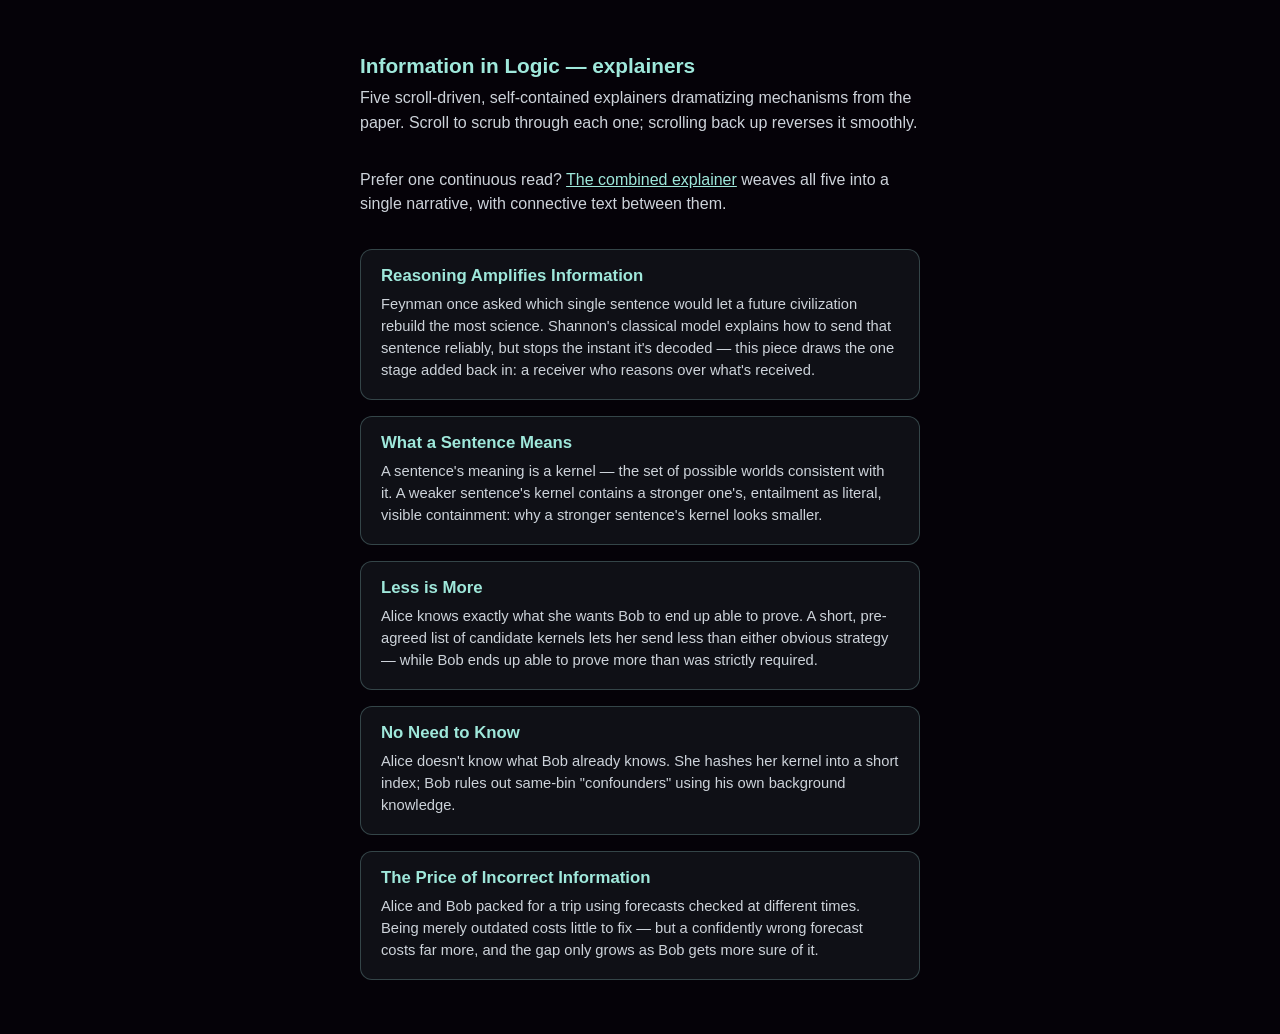
<file: index.html>
<!doctype html>
<html lang="en">
<head>
<meta charset="utf-8" />
<meta name="viewport" content="width=device-width, initial-scale=1" />
<title>Information in Logic — explainers</title>
<style>
  :root { --bg: #050208; }
  * { box-sizing: border-box; }
  html, body {
    margin: 0;
    padding: 0;
    background: var(--bg);
    min-height: 100vh;
    color: #dfe8ea;
    font-family: -apple-system, BlinkMacSystemFont, "Segoe UI", Helvetica, Arial, sans-serif;
  }
  body {
    display: flex;
    align-items: center;
    justify-content: center;
    padding: 6vh 1.25rem;
  }
  main {
    width: min(560px, 100%);
  }
  h1 {
    font-size: 1.3rem;
    font-weight: 600;
    color: #9fe8db;
    margin: 0 0 0.5rem;
  }
  p.intro {
    color: #cdd3da;
    line-height: 1.55;
    margin: 0 0 2rem;
  }
  p.intro a {
    color: #9fe8db;
  }
  ul {
    list-style: none;
    margin: 0;
    padding: 0;
    display: flex;
    flex-direction: column;
    gap: 1rem;
  }
  a.card {
    display: block;
    text-decoration: none;
    background: rgba(184, 255, 250, 0.06);
    border: 1px solid rgba(184, 255, 250, 0.22);
    border-radius: 12px;
    padding: 1rem 1.25rem 1.15rem;
    color: #dfe8ea;
    transition: background 0.15s ease;
  }
  a.card:hover {
    background: rgba(184, 255, 250, 0.12);
  }
  a.card h2 {
    font-size: 1.05rem;
    font-weight: 600;
    color: #9fe8db;
    margin: 0 0 0.4rem;
  }
  a.card p {
    color: #cdd3da;
    font-size: 0.92rem;
    line-height: 1.5;
    margin: 0;
  }
</style>
</head>
<body>
<main>
  <h1>Information in Logic — explainers</h1>
  <p class="intro">
    Five scroll-driven, self-contained explainers dramatizing mechanisms
    from the paper. Scroll to scrub through each one; scrolling back up
    reverses it smoothly.
  </p>
  <p class="intro">
    Prefer one continuous read? <a href="blog-combined/">The combined
    explainer</a> weaves all five into a single narrative, with connective
    text between them.
  </p>
  <ul>
    <li>
      <a class="card" href="shannon-extension/">
        <h2>Reasoning Amplifies Information</h2>
        <p>
          Feynman once asked which single sentence would let a future
          civilization rebuild the most science. Shannon's classical model
          explains how to send that sentence reliably, but stops the
          instant it's decoded — this piece draws the one stage added back
          in: a receiver who reasons over what's received.
        </p>
      </a>
    </li>
    <li>
      <a class="card" href="entailment/">
        <h2>What a Sentence Means</h2>
        <p>
          A sentence's meaning is a kernel — the set of possible worlds
          consistent with it. A weaker sentence's kernel contains a
          stronger one's, entailment as literal, visible containment: why
          a stronger sentence's kernel looks smaller.
        </p>
      </a>
    </li>
    <li>
      <a class="card" href="less-is-more/">
        <h2>Less is More</h2>
        <p>
          Alice knows exactly what she wants Bob to end up able to prove.
          A short, pre-agreed list of candidate kernels lets her send less
          than either obvious strategy — while Bob ends up able to prove
          more than was strictly required.
        </p>
      </a>
    </li>
    <li>
      <a class="card" href="no-need-to-know/">
        <h2>No Need to Know</h2>
        <p>
          Alice doesn't know what Bob already knows. She hashes her kernel
          into a short index; Bob rules out same-bin "confounders" using
          his own background knowledge.
        </p>
      </a>
    </li>
    <li>
      <a class="card" href="incorrect-information/">
        <h2>The Price of Incorrect Information</h2>
        <p>
          Alice and Bob packed for a trip using forecasts checked at
          different times. Being merely outdated costs little to fix —
          but a confidently wrong forecast costs far more, and the gap
          only grows as Bob gets more sure of it.
        </p>
      </a>
    </li>
  </ul>
</main>
</body>
</html>
</file>
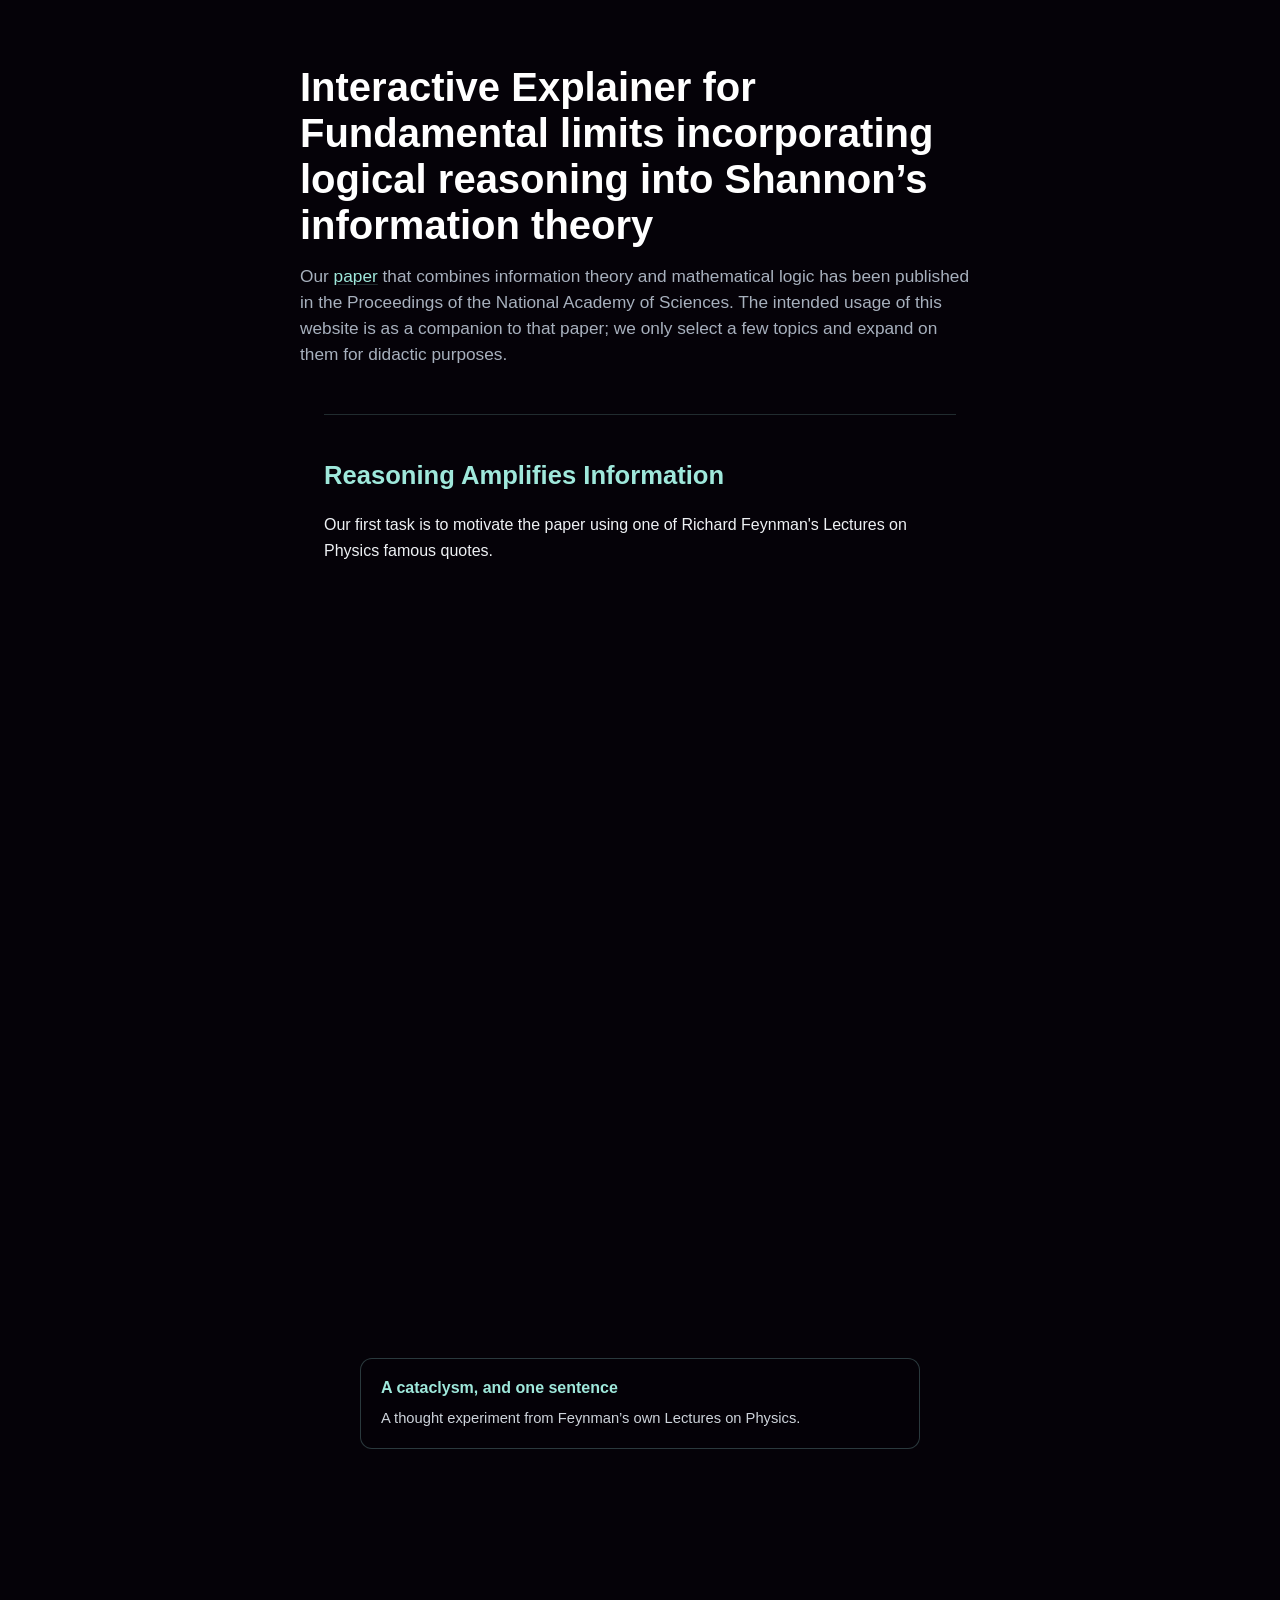
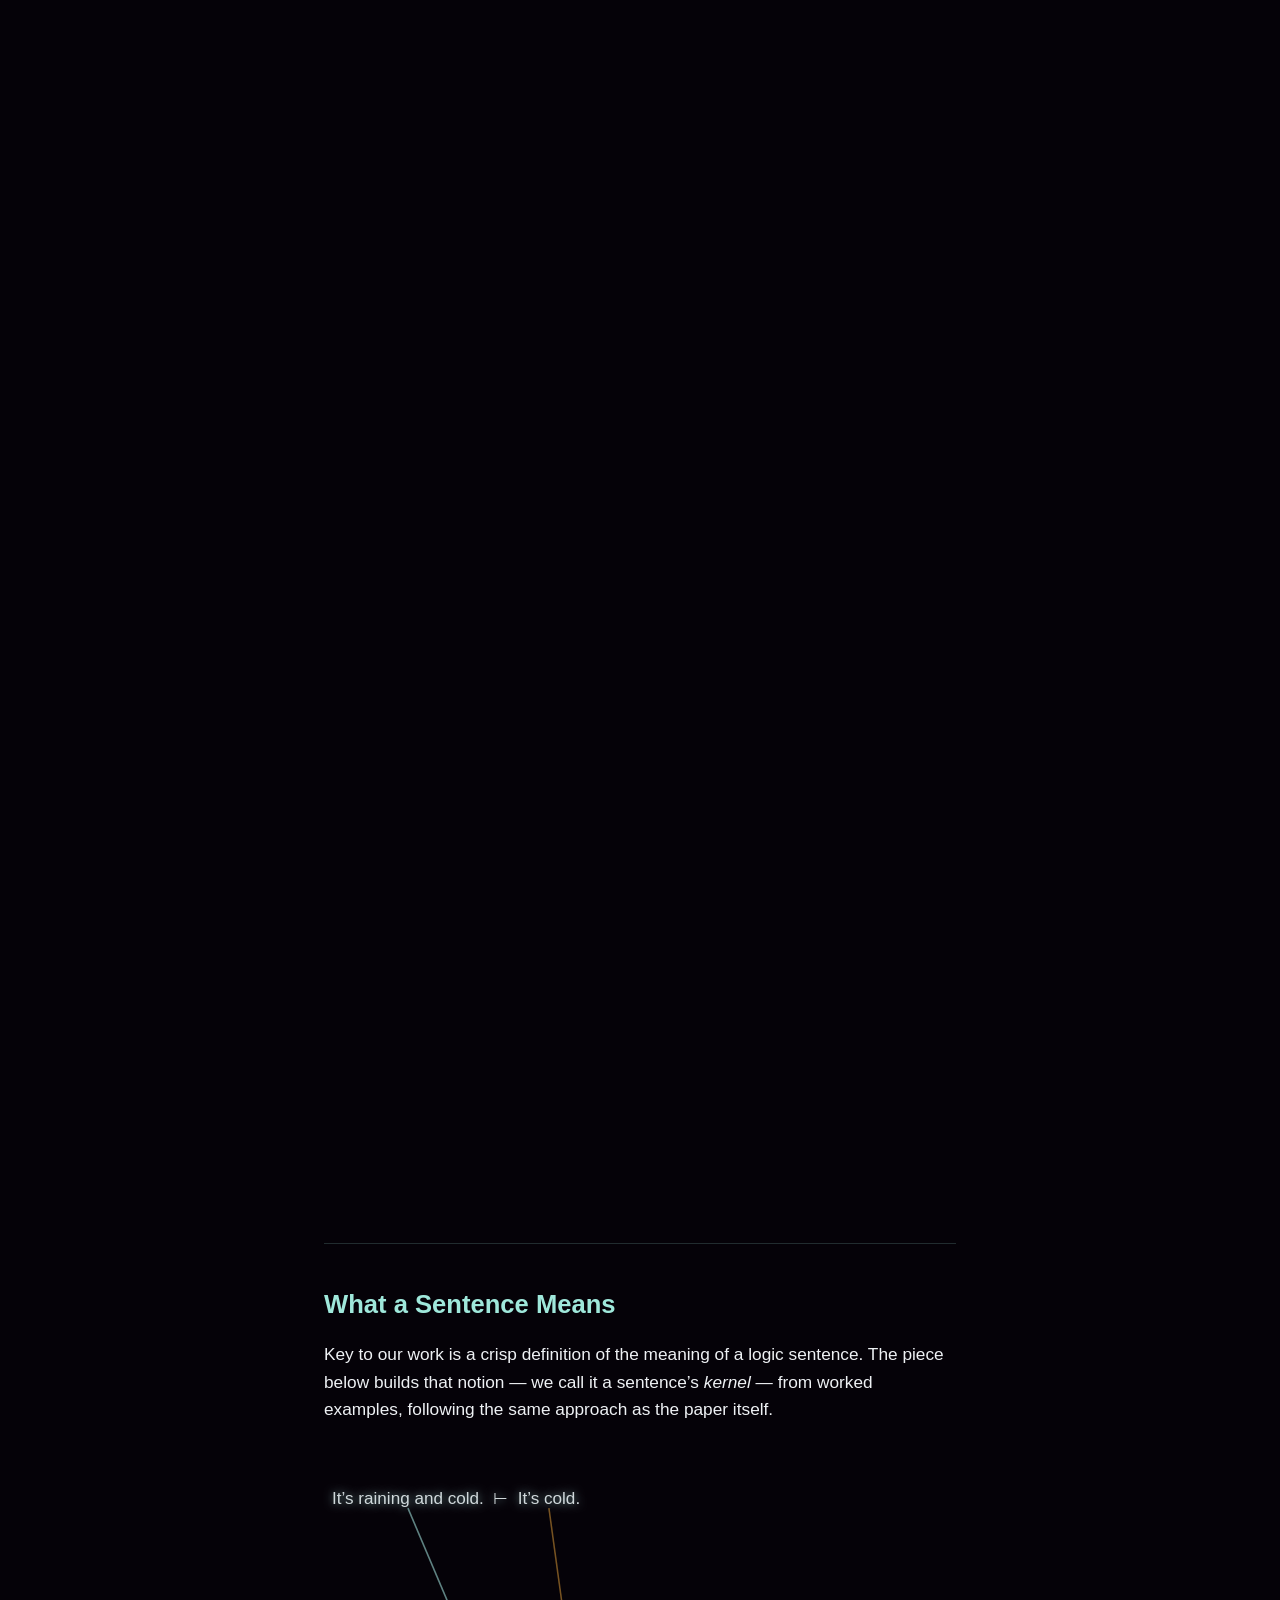
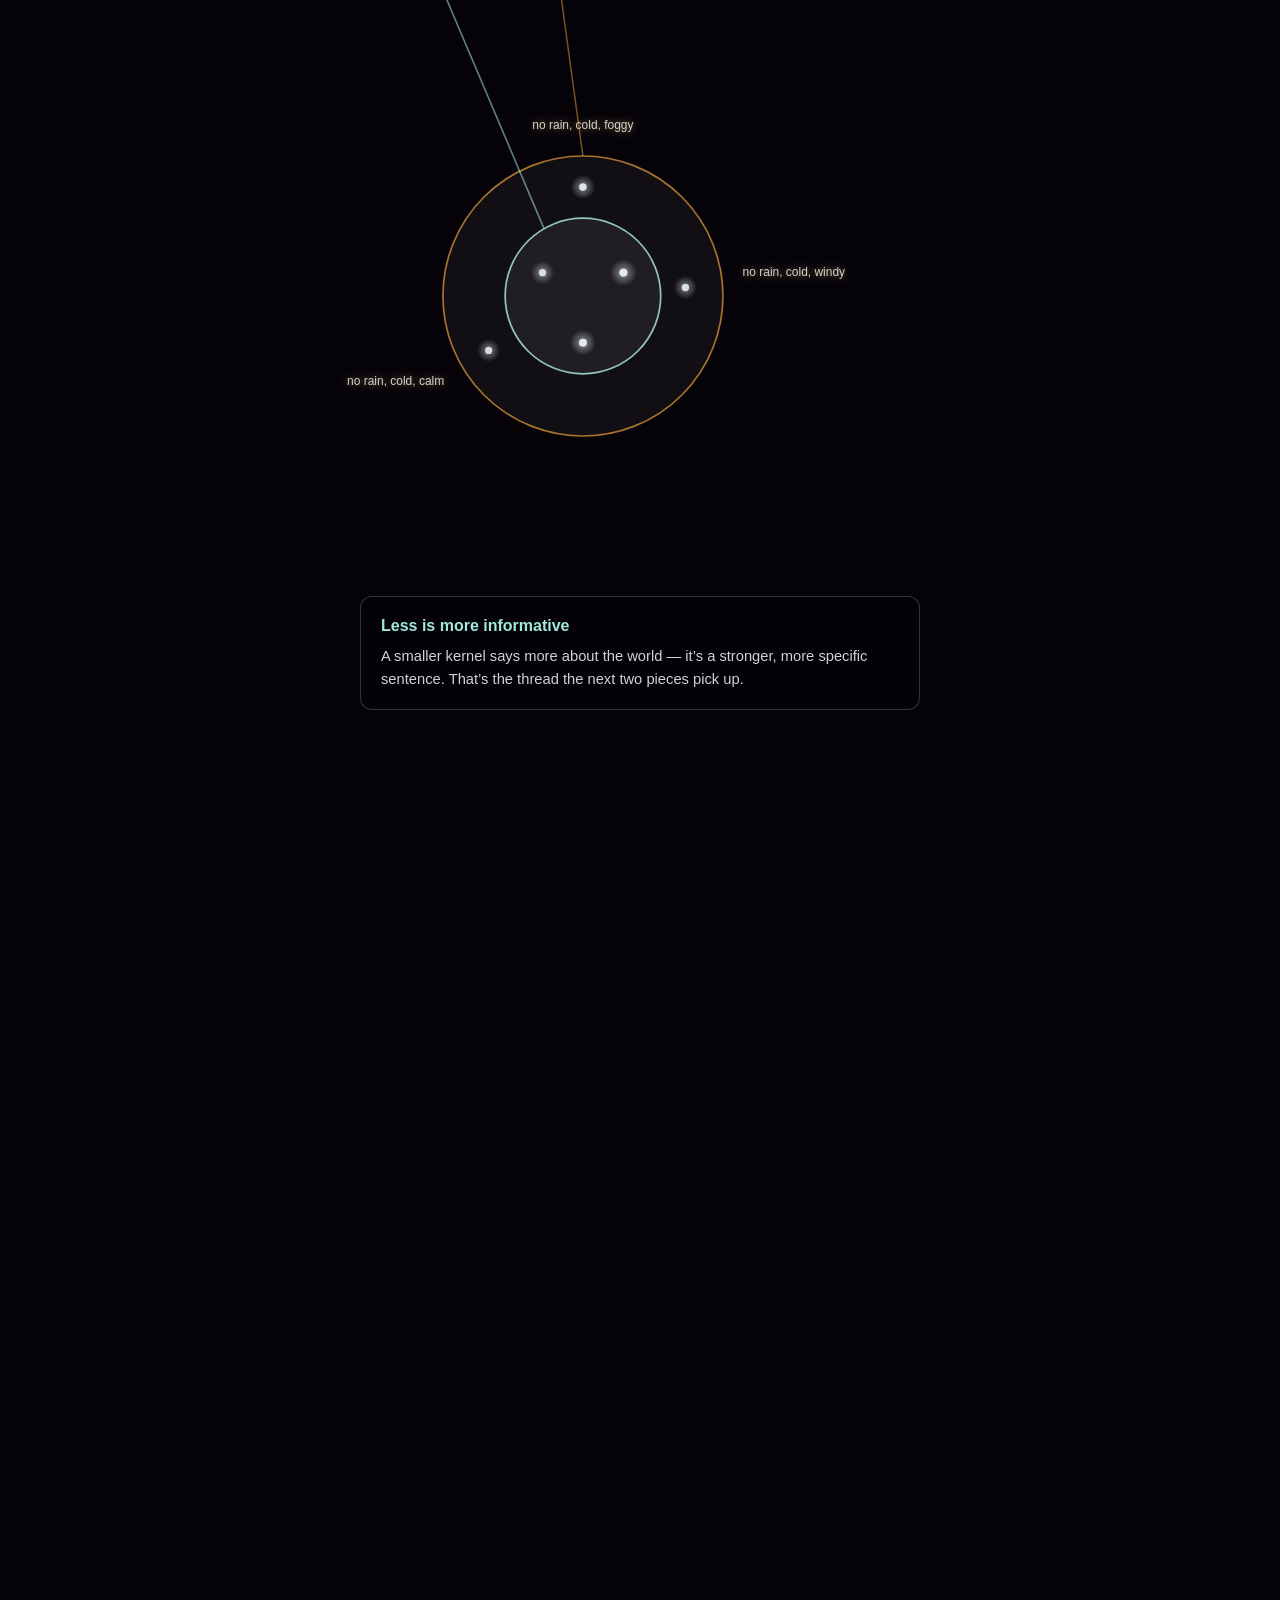
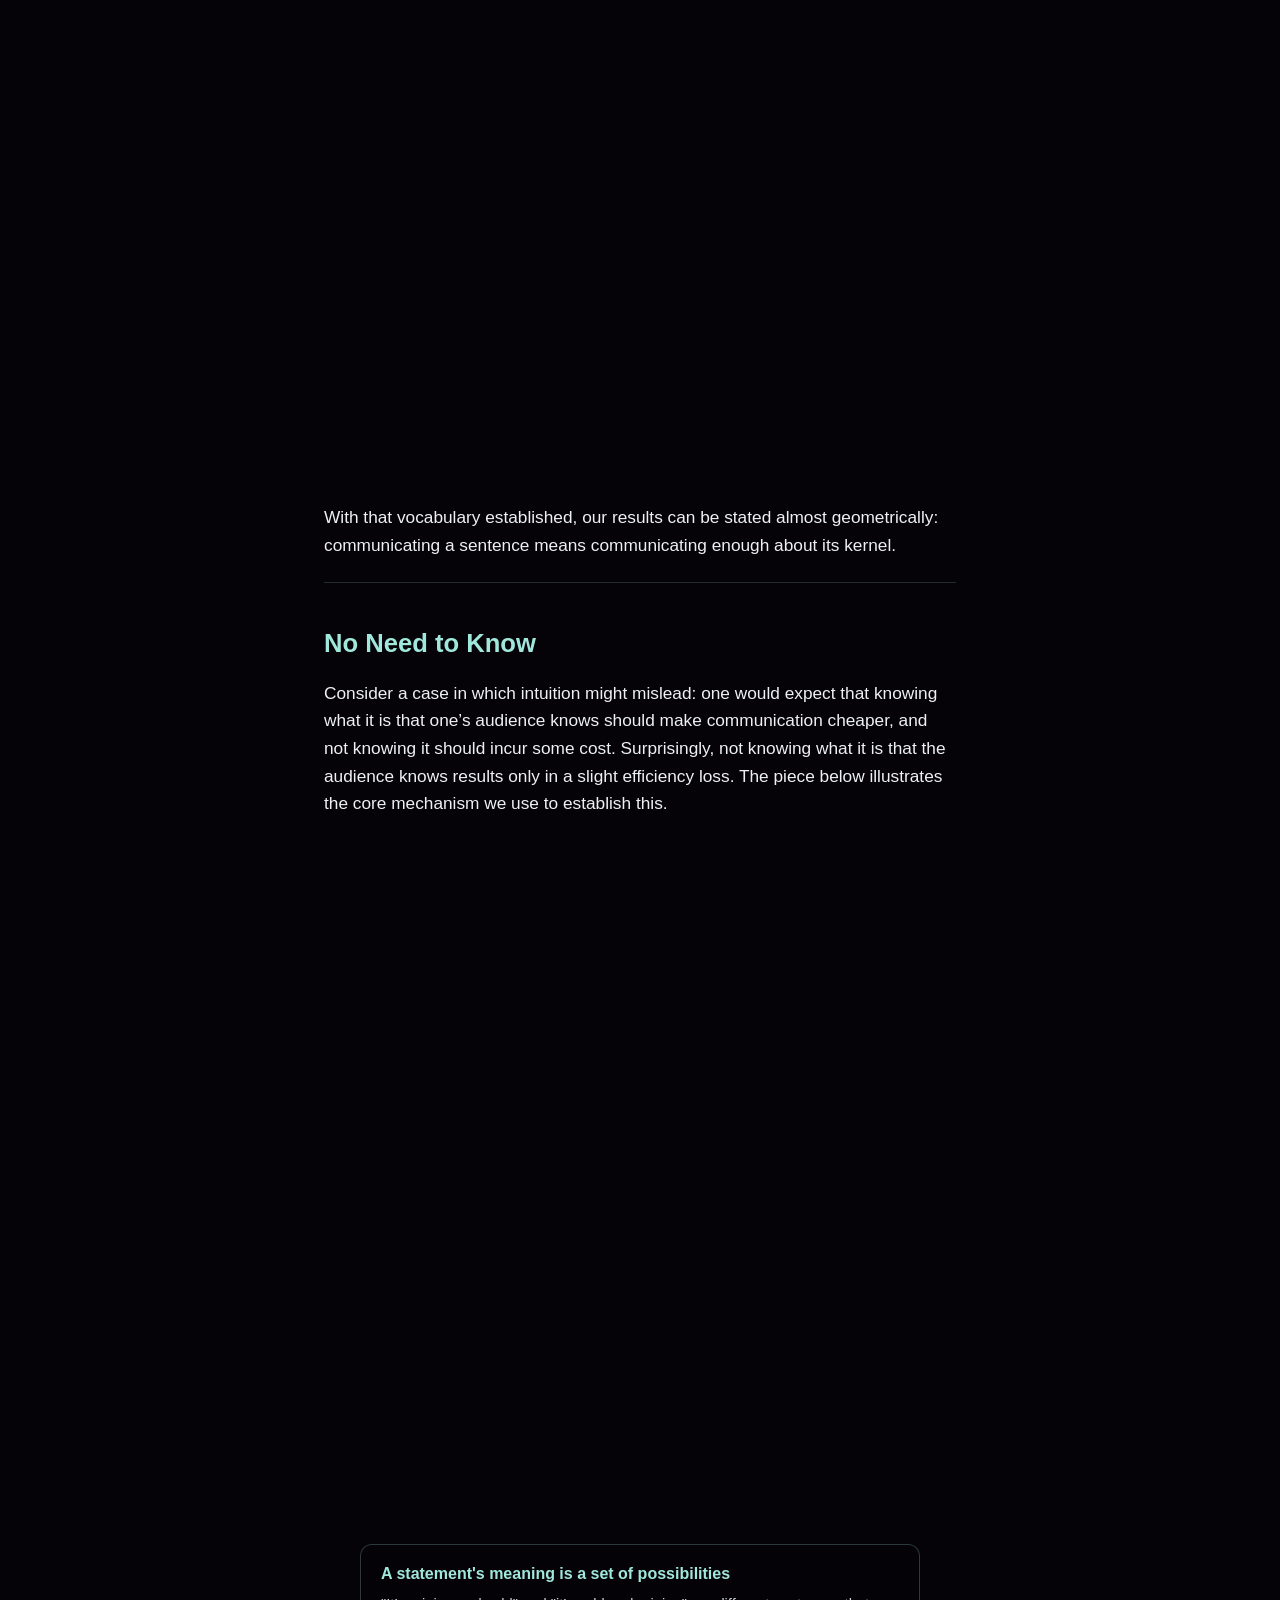
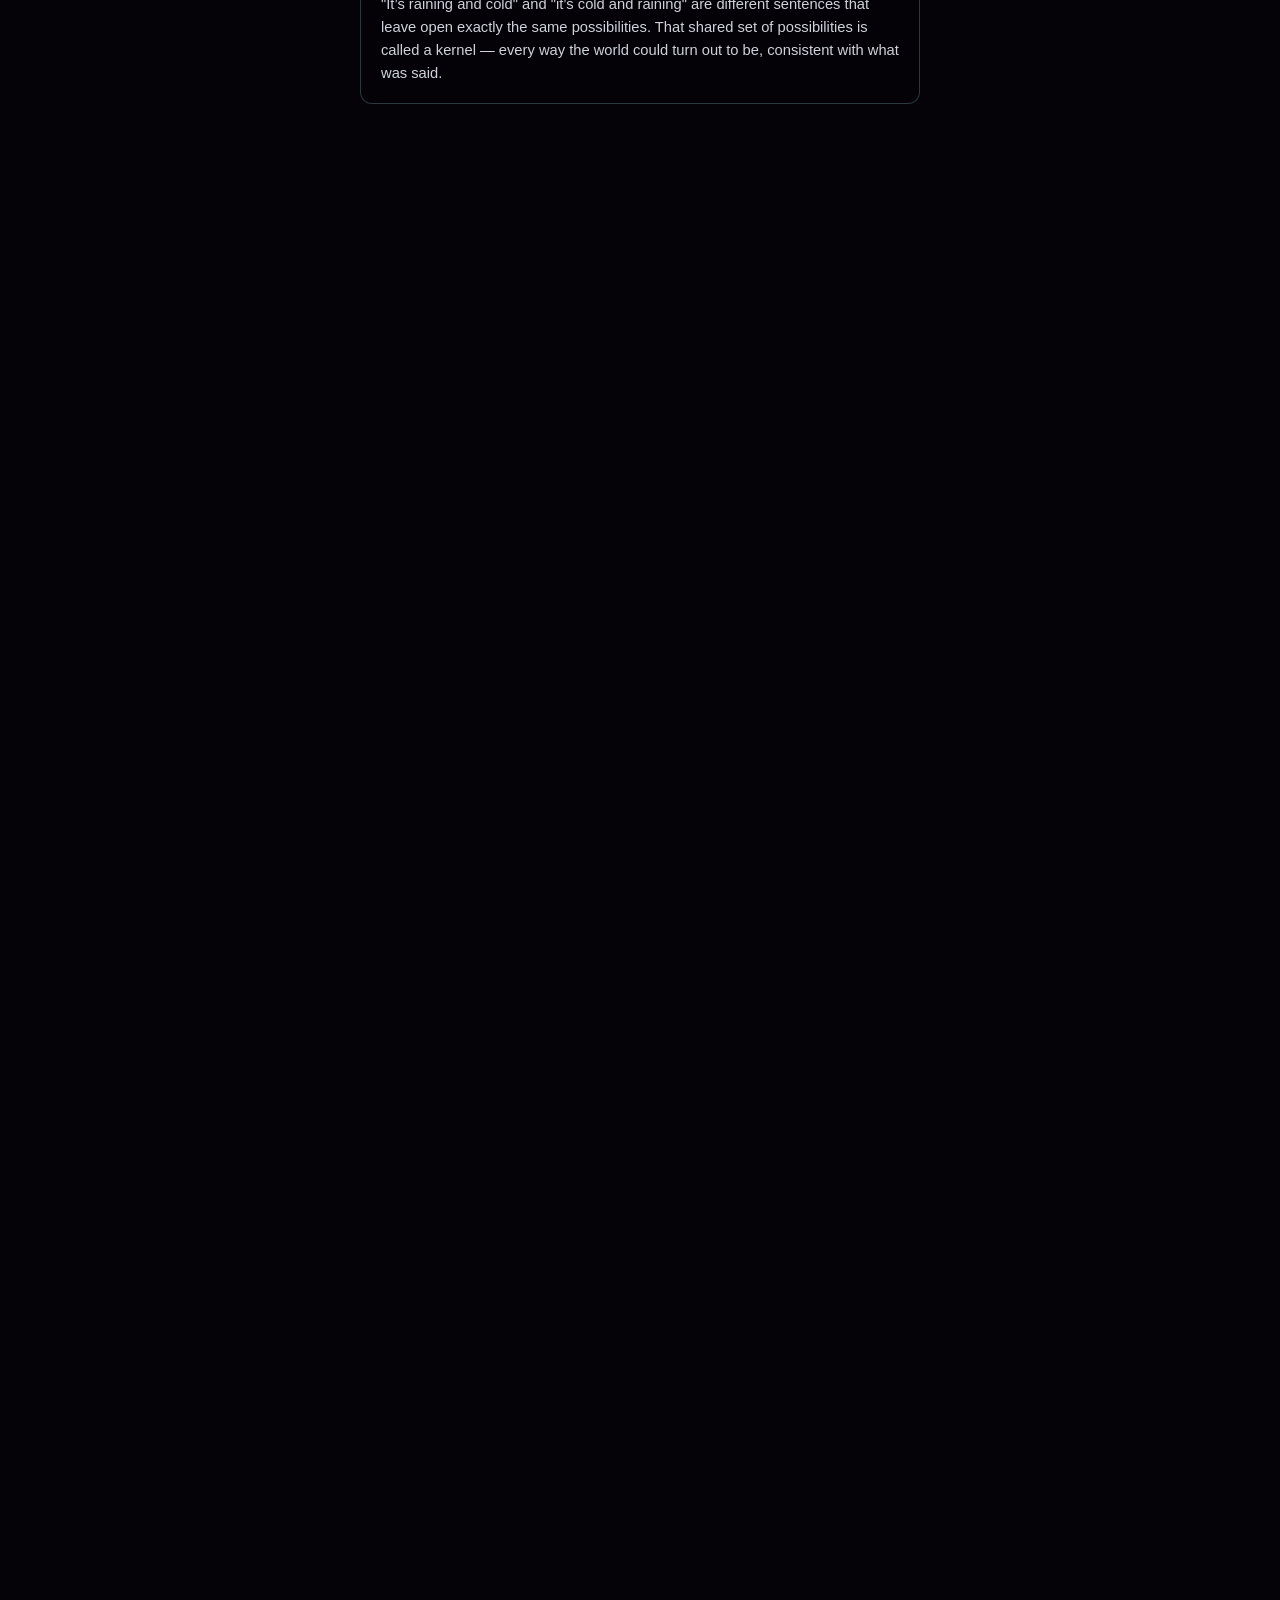
<file: blog-combined/index.html>
<!-- GENERATED FILE -- do not edit directly. Edit content.js (for this
     page's own text/order) or a piece's own index.html (for that
     piece's own markup shape) under ../explainer-<name>/, then run
     `node build.js` from this directory and commit both. -->
<!DOCTYPE html>
<html lang="en">
<head>
<meta charset="UTF-8">
<meta name="viewport" content="width=device-width, initial-scale=1.0">
<title>Interactive Explainer for Fundamental limits incorporating logical reasoning into Shannon’s information theory</title>
<link rel="stylesheet" href="style.css">
<link rel="stylesheet" href="../shannon-extension/style.css">
<link rel="stylesheet" href="../entailment/style.css">
<link rel="stylesheet" href="../no-need-to-know/style.css">
<link rel="stylesheet" href="../less-is-more/style.css">
<link rel="stylesheet" href="../incorrect-information/style.css">
</head>
<body>

<!-- This page is a narrative wrapper around several pieces that also
     exist as standalone, self-contained explainers, each under its own
     sibling directory (see build.js's own PIECE_DIR_PREFIX for this
     repo's exact naming). Each piece's own native markup
     (.scroll-track > .pinned > canvas + .legend) is inlined directly
     into this page's own scroll flow, wrapped in a
     <section class="piece-block piece-X">, rather than embedded via
     <iframe>. That's a deliberate change from an earlier version of
     this file: an iframe's own box has to be given some fixed CSS
     height shorter than the viewport to sit "full-bleed" inside
     surrounding prose, but each piece's own .pinned graphic only
     renders uncropped once *it* fills the full viewport
     (position: sticky; height: 100vh) -- so a shorter iframe box left
     the graphic visibly cropped across a wide range of scroll
     positions, with no workable fix that didn't involve either
     scripting the user's own scroll position (rejected -- see this
     file's own history for why) or leaving multiple screens of
     "nothing changes" scrolling per piece. Inlining each piece's own
     real markup, at its own real height, is what actually reproduces
     its standalone (uncropped, non-scripted) scroll behavior here.

     Unlike an even earlier version of this file, that markup is no
     longer hand-copied here either: this file is generated by
     build.js, which reads each piece's own index.html fresh off disk
     every time it runs (see build.js's own comments). Only the prose
     between pieces (content.js) and the page's own order are this
     file's own real source; everything else is a live reflection of
     each piece's own directory.

     Every piece reuses the same DOM ids (#scene, #legend, etc.) since
     each was built to be the only script on its own page. Loaded
     together here, each piece's own script.js scopes its own
     document.getElementById-equivalent lookups to its own nearest
     .piece-block ancestor (via document.currentScript.closest), and
     each piece's own style.css selectors are all prefixed with that
     same piece's own class (.piece-entailment, .piece-no-need-to-know,
     etc.) -- see each piece's own script.js/style.css for the
     mechanism. No id/CSS collisions result from several copies of the
     same ids coexisting in one document.

     Pieces whose graphic isn't pure canvas (e.g. "Reasoning Amplifies
     Information," which overlays two <img> SVGs) point their own
     same-directory asset paths ("assets/...") at a same-directory path
     that resolves fine standalone, but would resolve wrong once
     inlined here (relative to *this* file's own URL, not that piece's
     directory) -- build.js rewrites any such relative src/href
     attribute in a piece's markup to point at that piece's own
     directory instead (see extractPieceMarkup below). -->

<header class="masthead prose">
  <h1>Interactive Explainer for Fundamental limits incorporating logical reasoning into Shannon’s information theory</h1>
  <p class="subhead">Our <a href="https://www.pnas.org/doi/10.1073/pnas.2525600123" target="_blank" rel="noopener">paper</a> that combines information theory and mathematical logic has been published in the Proceedings of the National Academy of Sciences. The intended usage of this website is as a companion to that paper; we only select a few topics and expand on them for didactic purposes.</p>
</header>

<section class="prose">
  <h2>Reasoning Amplifies Information</h2> Our first task is to motivate the paper using one of Richard Feynman's Lectures on Physics famous quotes.
</section>

<section class="piece-block piece-shannon-extension">
  <!-- Tall scroll track: its height (minus one viewport) is the scrub range.
     The pinned inner div sticks to the top of the viewport while the user
     scrolls through it, driving t = 0..1 for the canvas animation. A
     legend card is overlaid on the graphic and its heading/body text is
     swapped by script.js as t crosses each chapter boundary -- NYT-style
     captions that progress alongside the pinned graphic, rather than one
     block of prose parked after it. -->
<div class="scroll-track" id="scrollTrack">
  <div class="pinned">
    <canvas id="scene"></canvas>
    <!-- The two pipeline diagrams themselves: real vector graphics
         compiled from (recolored) TikZ sources -- see tikz-src/README.md
         -- rather than hand-drawn canvas shapes. script.js positions
         these (matching the canvas's own "board" letterboxing) and
         reveals each with a left-to-right clip-path wipe as t crosses
         its own chapter. -->
    <img id="topRow" class="diagram-row" src="../shannon-extension/assets/shannon_top_row.svg" alt="" />
    <img id="bottomRow" class="diagram-row" src="../shannon-extension/assets/shannon_bottom_row.svg" alt="" />
    <div class="legend" id="legend">
      <h3 id="legendHeading"></h3>
      <p id="legendBody"></p>
    </div>
  </div>
</div>
  <script src="../shannon-extension/script.js"></script>
</section>

<section class="prose">
  <h2>What a Sentence Means</h2>
  <p>Key to our work is a crisp definition of the meaning of a logic sentence. The piece below builds that notion &mdash; we
    call it a sentence&rsquo;s <em>kernel</em> &mdash; from worked
    examples, following the same approach as the paper itself.</p>
</section>

<section class="piece-block piece-entailment">
  <!-- Tall scroll track: its height (minus one viewport) is the scrub range.
     The pinned inner div sticks to the top of the viewport while the user
     scrolls through it, driving t = 0..1 for the canvas animation. A
     legend card is overlaid on the graphic and its heading/body text is
     swapped by script.js as t crosses each chapter boundary -- NYT-style
     captions that progress alongside the pinned graphic, rather than one
     block of prose parked after it. -->
<div class="scroll-track" id="scrollTrack">
  <div class="pinned">
    <canvas id="scene"></canvas>
    <div class="legend" id="legend">
      <h3 id="legendHeading"></h3>
      <p id="legendBody"></p>
    </div>
  </div>
</div>
  <script src="../entailment/script.js"></script>
</section>

<section class="prose">
  <p>With that vocabulary established, our results can be stated almost
    geometrically: communicating a sentence means communicating enough
    about its kernel.</p>

  <h2>No Need to Know</h2>
  <p>Consider a case in which intuition might mislead: one would expect
    that knowing what it is that one&rsquo;s audience knows should make communication cheaper, and not knowing it should incur some cost. Surprisingly, not knowing what it is that the audience knows results only in a slight efficiency loss. The piece below illustrates the core mechanism we use to establish this.</p>
</section>

<section class="piece-block piece-no-need-to-know">
  <!-- Tall scroll track: its height (minus one viewport) is the scrub range.
     The pinned inner div sticks to the top of the viewport while the user
     scrolls through it, driving t = 0..1 for the canvas animation. A
     legend card is overlaid on the graphic and its heading/body text is
     swapped by script.js as t crosses each chapter boundary -- NYT-style
     captions that progress alongside the pinned graphic, rather than one
     block of prose parked after it. -->
<div class="scroll-track" id="scrollTrack">
  <div class="pinned">
    <canvas id="scene"></canvas>
    <div class="legend" id="legend">
      <h3 id="legendHeading"></h3>
      <p id="legendBody"></p>
    </div>
  </div>
</div>
  <script src="../no-need-to-know/script.js"></script>
</section>

<section class="prose">
  <h2>The Less is More Paradox</h2>
  <p>Now suppose Alice knows what it is that Bob knows, and needs only for him to
    be able to prove one specific fact, not everything she knows. One
    would expect the cheapest possible message to be the one stating
    exactly that fact, no more. The piece below presents a strategy
    that is provably cheaper still &mdash; along with a hidden paradox.</p>
</section>

<section class="piece-block piece-less-is-more">
  <!-- Tall scroll track: its height (minus one viewport) is the scrub range.
     The pinned inner div sticks to the top of the viewport while the user
     scrolls through it, driving t = 0..1 for the canvas animation. A
     legend card is overlaid on the graphic and its heading/body text is
     swapped by script.js as t crosses each chapter boundary -- NYT-style
     captions that progress alongside the pinned graphic, rather than one
     block of prose parked after it. Same shell as the companion piece,
     "No need to know". -->
<div class="scroll-track" id="scrollTrack">
  <div class="pinned">
    <canvas id="scene"></canvas>
    <!-- An invisible, precisely-positioned/sized circular hit target,
         placed and sized by script.js (layoutTetraGrabZone) to sit
         exactly over the tetrahedron reveal's own rendered shape once
         it's draggable. Its own CSS gives it touch-action: none
         permanently -- see style.css's own note on why splitting this
         out as a *separate* small element, rather than toggling
         touch-action on #scene itself, is what actually lets ordinary
         native scrolling (with full momentum) keep working everywhere
         else on the page, including everywhere else on the canvas. -->
    <div class="tetra-grab-zone" id="tetraGrabZone" hidden></div>
    <!-- Both the legend card and the game's own controls are bottom-
         anchored as *one* flex stack (not two independently absolute-
         positioned elements): when the button row is shown, it should
         sit directly above the legend, growing the stack upward, not
         float at a fixed offset computed independently of the legend's
         own (variable) height -- an earlier version did the latter and
         the button row ended up overlapping the legend body text. -->
    <div class="bottom-stack">
      <!-- "Guess the Door" game controls -- the only new DOM in this
           piece. Plain buttons, shown/hidden by script.js as the game's
           own state machine (not scroll position) progresses; see
           script.js's own "Guess the Door" section for why.

           gameOpenBtn/gameNewRoundBtn (mutually exclusive, exactly one
           hidden at all times) are the *only* normal-flow content of
           .game-controls -- gameRevealBtn is deliberately
           `position: absolute` (see style.css), floating just *above*
           this row without taking up any space in the flow itself.
           Two earlier versions both let "Reveal the cheat sheet"
           appearing alongside "Play again" -- which happens exactly
           once, the very first time a round resolves -- perturb
           "Play again"'s own position and shift it out from under the
           mouse: first horizontally (one shared, centered flex row --
           Reveal's own width pulled the centering off), then when that
           was fixed, vertically instead (Reveal given its own row
           below this one -- its own height pushed this row upward,
           since the whole stack grows upward from a bottom anchor).
           Taking gameRevealBtn out of the flow entirely, in both axes
           at once, is what actually makes "Open selected"/"Play
           again"'s own position depend on *nothing* else in this
           card. -->
      <div class="game-controls" id="gameControls" hidden>
        <button id="gameRevealBtn" class="game-btn" type="button" hidden>Reveal the code</button>
        <button id="gameOpenBtn" class="game-btn game-btn-primary" type="button">Open selected</button>
        <button id="gameNewRoundBtn" class="game-btn game-btn-primary" type="button" hidden>Play again</button>
      </div>
      <div class="legend" id="legend">
        <h3 id="legendHeading"></h3>
        <p id="legendBody"></p>
      </div>
    </div>
  </div>
</div>
  <script src="../less-is-more/script.js"></script>
</section>

<section class="prose">
  <h2>The Price of Incorrect Information</h2>
  <p>In the following explainer, we demonstrate the relative cost of correcting someone who agrees with you generally, but knows less than you do, versus a situation where they believe conflicting information.</p>
</section>

<section class="piece-block piece-incorrect-information">
  <!-- Tall scroll track: its height (minus one viewport) is the scrub range.
     The pinned inner div sticks to the top of the viewport while the user
     scrolls through it, driving t = 0..1 for the canvas animation. A
     legend card is overlaid on the graphic and its heading/body text is
     swapped by script.js as t crosses each chapter boundary -- NYT-style
     captions that progress alongside the pinned graphic, rather than one
     block of prose parked after it. -->
<div class="scroll-track" id="scrollTrack">
  <div class="pinned">
    <canvas id="scene"></canvas>
    <div class="legend" id="legend">
      <h3 id="legendHeading"></h3>
      <p id="legendBody"></p>
    </div>
  </div>
</div>
  <script src="../incorrect-information/script.js"></script>
</section>

<section class="closing prose">  <p>For the origins of this project, IBM Research has also published
    <a href="https://research.ibm.com/blog/information-theory-meaning" target="_blank" rel="noopener">a feature</a>
    describing how it grew from a years-long side project into the
    collaboration described here.</p>
</section>

<script src="script.js"></script>
</body>
</html>
</file>
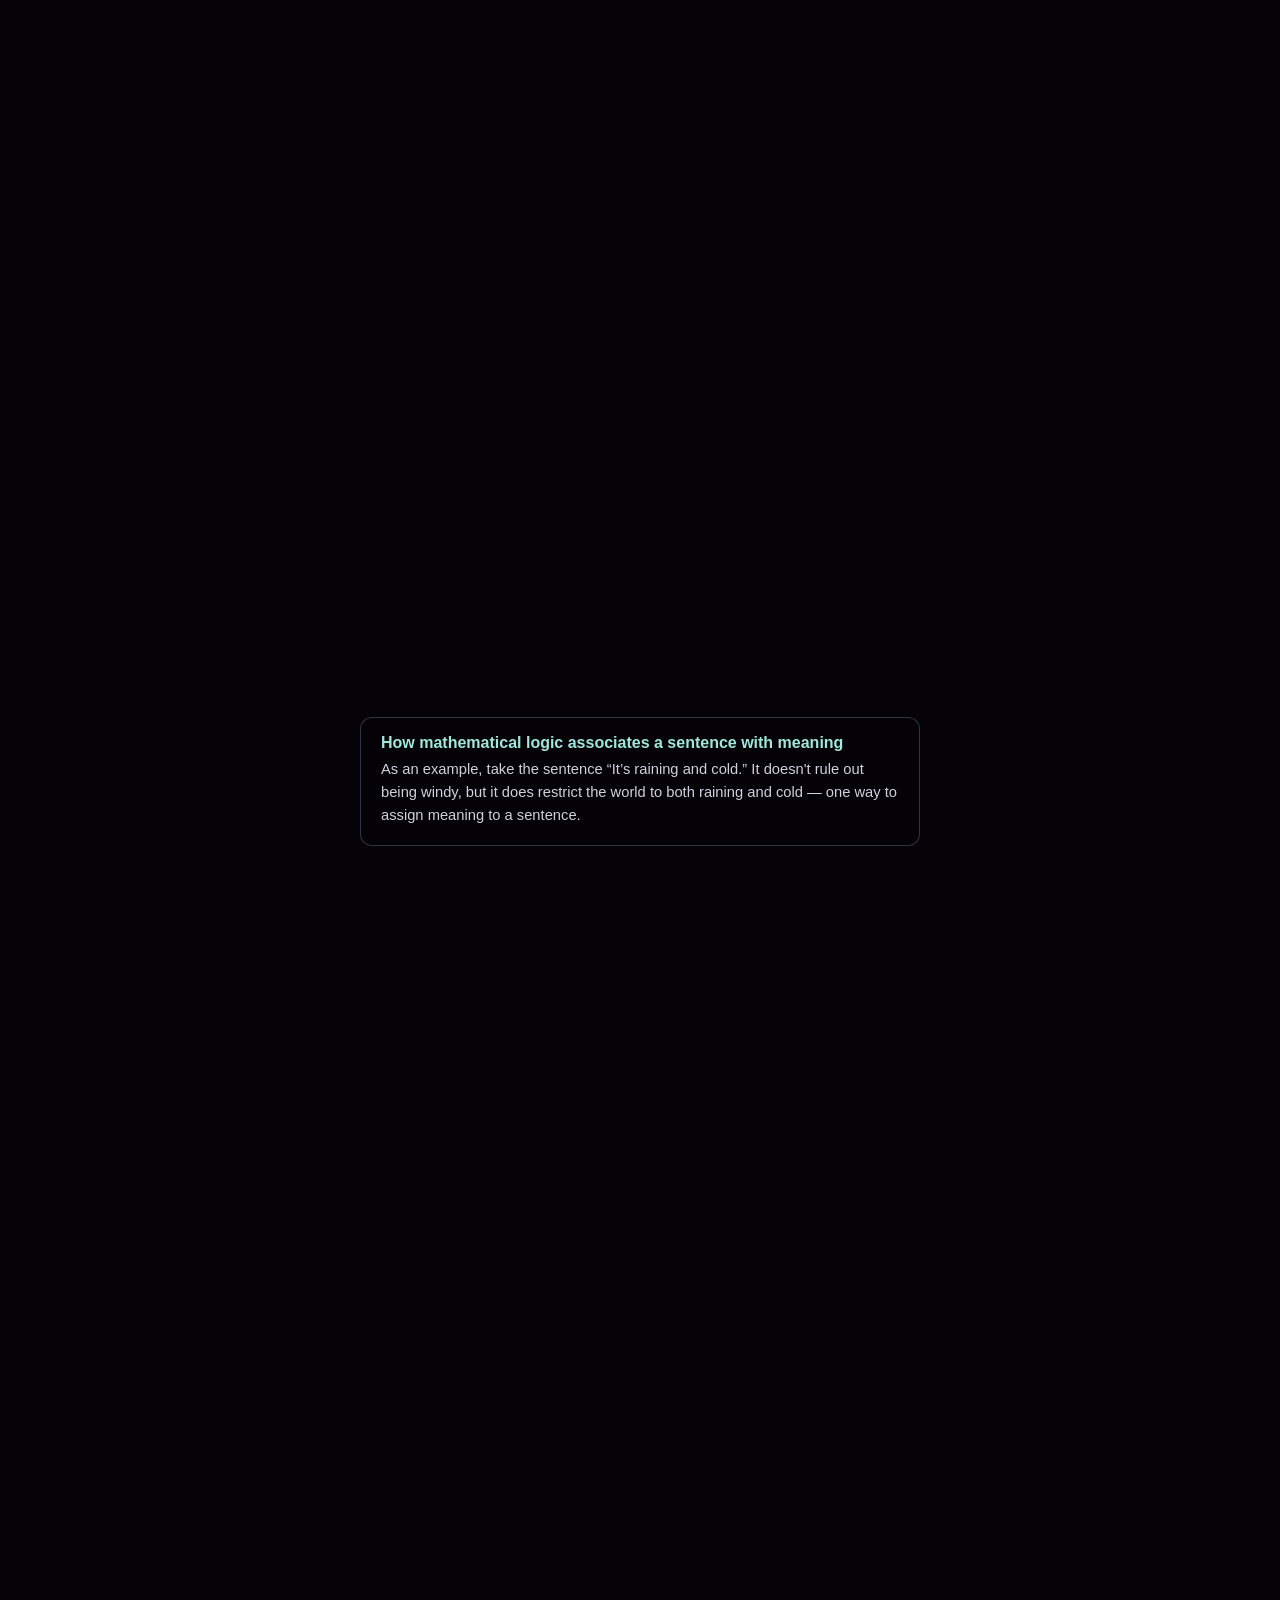
<file: entailment/index.html>
<!DOCTYPE html>
<html lang="en">
<head>
<meta charset="UTF-8">
<meta name="viewport" content="width=device-width, initial-scale=1.0">
<title>What a Sentence Means</title>
<link rel="stylesheet" href="style.css">
</head>
<body class="piece-entailment">

<!-- Tall scroll track: its height (minus one viewport) is the scrub range.
     The pinned inner div sticks to the top of the viewport while the user
     scrolls through it, driving t = 0..1 for the canvas animation. A
     legend card is overlaid on the graphic and its heading/body text is
     swapped by script.js as t crosses each chapter boundary -- NYT-style
     captions that progress alongside the pinned graphic, rather than one
     block of prose parked after it. -->
<div class="scroll-track" id="scrollTrack">
  <div class="pinned">
    <canvas id="scene"></canvas>
    <div class="legend" id="legend">
      <h3 id="legendHeading"></h3>
      <p id="legendBody"></p>
    </div>
  </div>
</div>

<script src="script.js"></script>
</body>
</html>
</file>
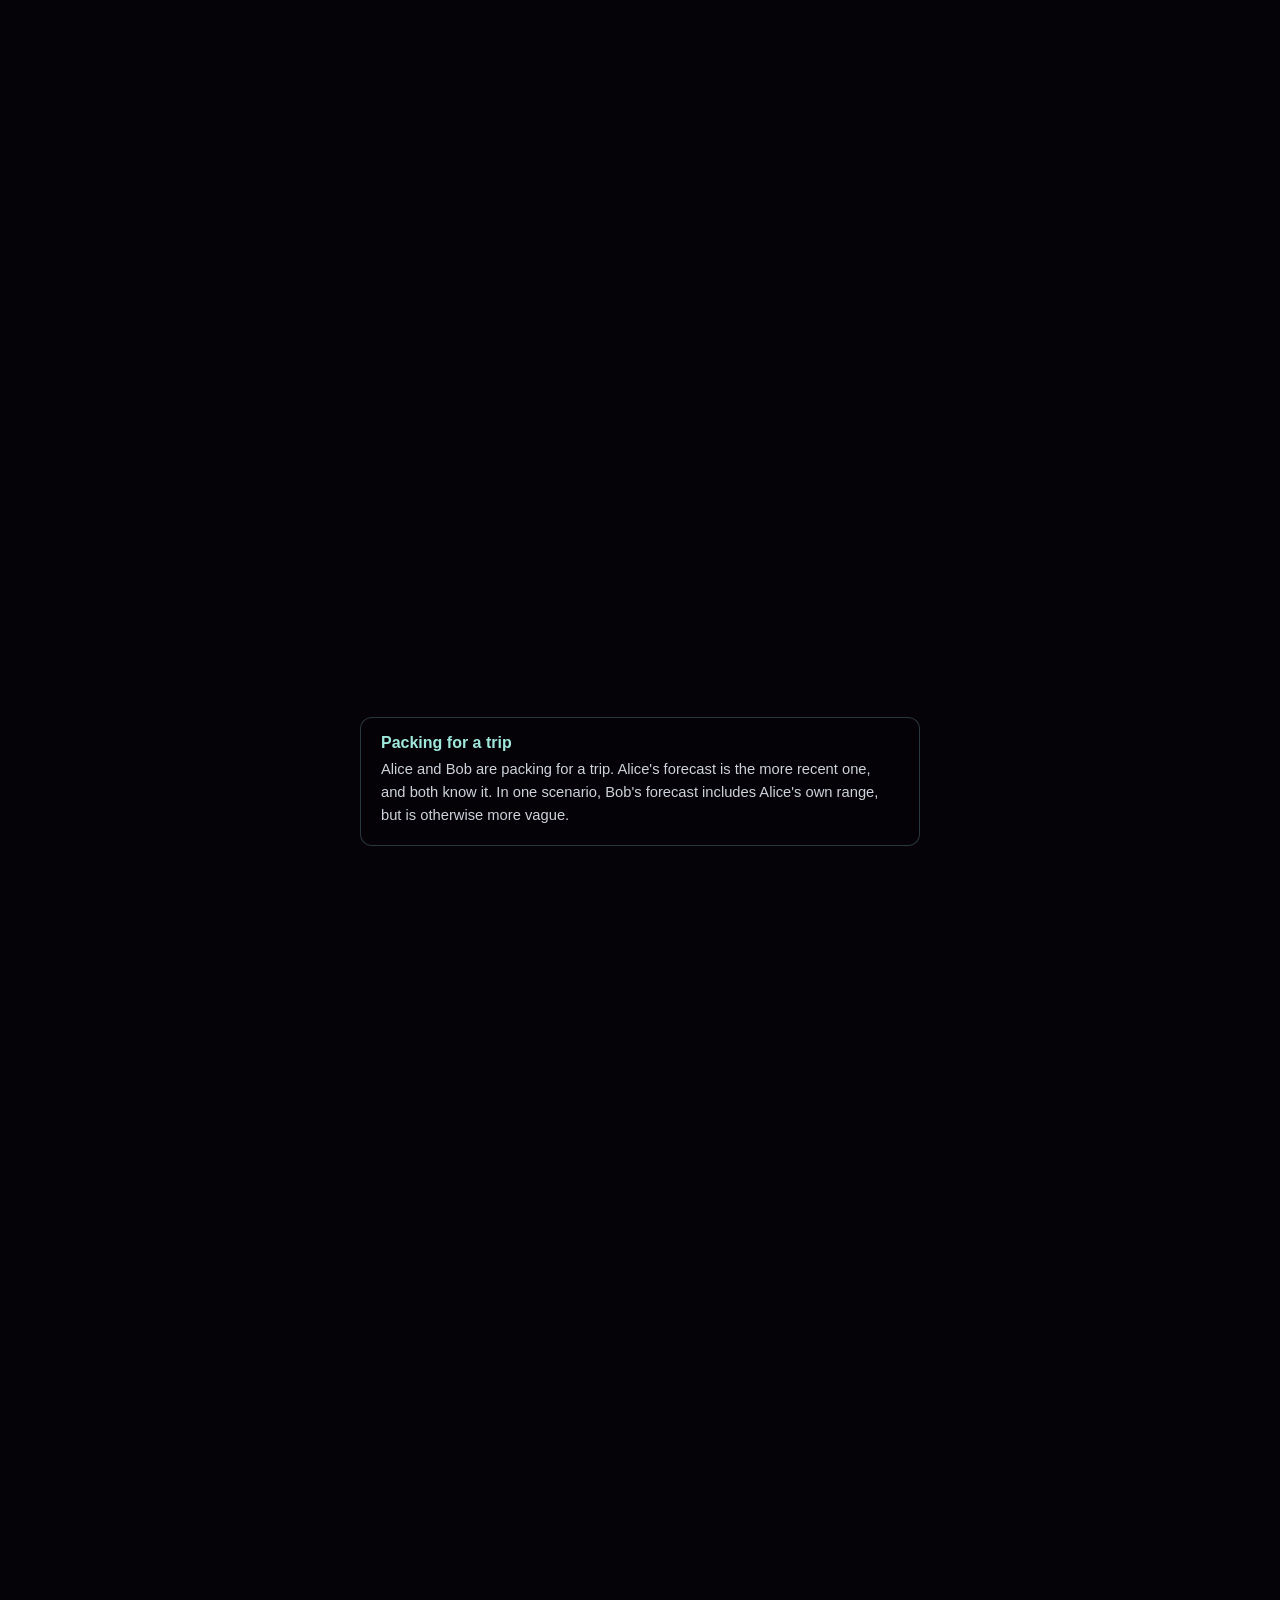
<file: incorrect-information/index.html>
<!DOCTYPE html>
<html lang="en">
<head>
<meta charset="UTF-8">
<meta name="viewport" content="width=device-width, initial-scale=1.0">
<title>The Price of Incorrect Information</title>
<link rel="stylesheet" href="style.css">
</head>
<body class="piece-incorrect-information">

<!-- Tall scroll track: its height (minus one viewport) is the scrub range.
     The pinned inner div sticks to the top of the viewport while the user
     scrolls through it, driving t = 0..1 for the canvas animation. A
     legend card is overlaid on the graphic and its heading/body text is
     swapped by script.js as t crosses each chapter boundary -- NYT-style
     captions that progress alongside the pinned graphic, rather than one
     block of prose parked after it. -->
<div class="scroll-track" id="scrollTrack">
  <div class="pinned">
    <canvas id="scene"></canvas>
    <div class="legend" id="legend">
      <h3 id="legendHeading"></h3>
      <p id="legendBody"></p>
    </div>
  </div>
</div>

<script src="script.js"></script>
</body>
</html>
</file>
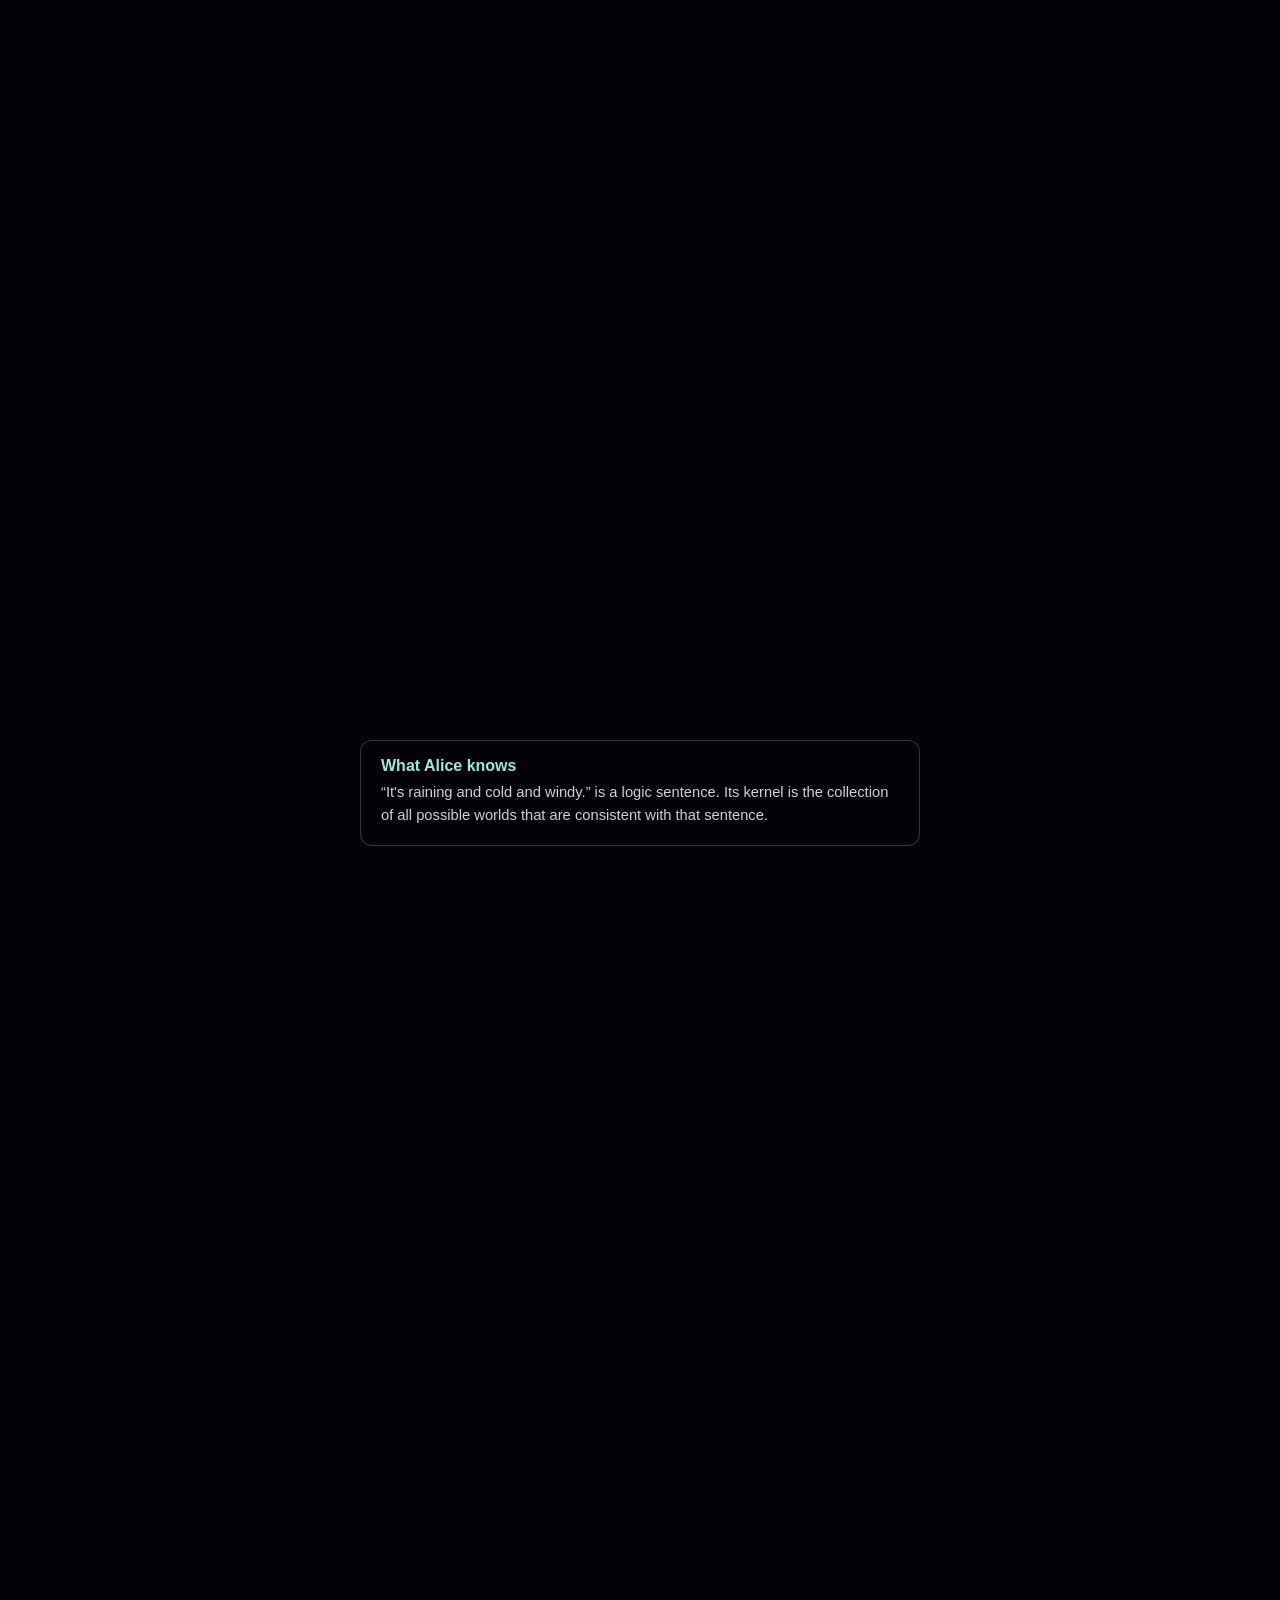
<file: less-is-more/index.html>
<!DOCTYPE html>
<html lang="en">
<head>
<meta charset="UTF-8">
<meta name="viewport" content="width=device-width, initial-scale=1.0">
<title>Less is More</title>
<link rel="stylesheet" href="style.css">
</head>
<body class="piece-less-is-more">

<!-- Tall scroll track: its height (minus one viewport) is the scrub range.
     The pinned inner div sticks to the top of the viewport while the user
     scrolls through it, driving t = 0..1 for the canvas animation. A
     legend card is overlaid on the graphic and its heading/body text is
     swapped by script.js as t crosses each chapter boundary -- NYT-style
     captions that progress alongside the pinned graphic, rather than one
     block of prose parked after it. Same shell as the companion piece,
     "No need to know". -->
<div class="scroll-track" id="scrollTrack">
  <div class="pinned">
    <canvas id="scene"></canvas>
    <!-- An invisible, precisely-positioned/sized circular hit target,
         placed and sized by script.js (layoutTetraGrabZone) to sit
         exactly over the tetrahedron reveal's own rendered shape once
         it's draggable. Its own CSS gives it touch-action: none
         permanently -- see style.css's own note on why splitting this
         out as a *separate* small element, rather than toggling
         touch-action on #scene itself, is what actually lets ordinary
         native scrolling (with full momentum) keep working everywhere
         else on the page, including everywhere else on the canvas. -->
    <div class="tetra-grab-zone" id="tetraGrabZone" hidden></div>
    <!-- Both the legend card and the game's own controls are bottom-
         anchored as *one* flex stack (not two independently absolute-
         positioned elements): when the button row is shown, it should
         sit directly above the legend, growing the stack upward, not
         float at a fixed offset computed independently of the legend's
         own (variable) height -- an earlier version did the latter and
         the button row ended up overlapping the legend body text. -->
    <div class="bottom-stack">
      <!-- "Guess the Door" game controls -- the only new DOM in this
           piece. Plain buttons, shown/hidden by script.js as the game's
           own state machine (not scroll position) progresses; see
           script.js's own "Guess the Door" section for why.

           gameOpenBtn/gameNewRoundBtn (mutually exclusive, exactly one
           hidden at all times) are the *only* normal-flow content of
           .game-controls -- gameRevealBtn is deliberately
           `position: absolute` (see style.css), floating just *above*
           this row without taking up any space in the flow itself.
           Two earlier versions both let "Reveal the cheat sheet"
           appearing alongside "Play again" -- which happens exactly
           once, the very first time a round resolves -- perturb
           "Play again"'s own position and shift it out from under the
           mouse: first horizontally (one shared, centered flex row --
           Reveal's own width pulled the centering off), then when that
           was fixed, vertically instead (Reveal given its own row
           below this one -- its own height pushed this row upward,
           since the whole stack grows upward from a bottom anchor).
           Taking gameRevealBtn out of the flow entirely, in both axes
           at once, is what actually makes "Open selected"/"Play
           again"'s own position depend on *nothing* else in this
           card. -->
      <div class="game-controls" id="gameControls" hidden>
        <button id="gameRevealBtn" class="game-btn" type="button" hidden>Reveal the code</button>
        <button id="gameOpenBtn" class="game-btn game-btn-primary" type="button">Open selected</button>
        <button id="gameNewRoundBtn" class="game-btn game-btn-primary" type="button" hidden>Play again</button>
      </div>
      <div class="legend" id="legend">
        <h3 id="legendHeading"></h3>
        <p id="legendBody"></p>
      </div>
    </div>
  </div>
</div>

<script src="script.js"></script>
</body>
</html>
</file>
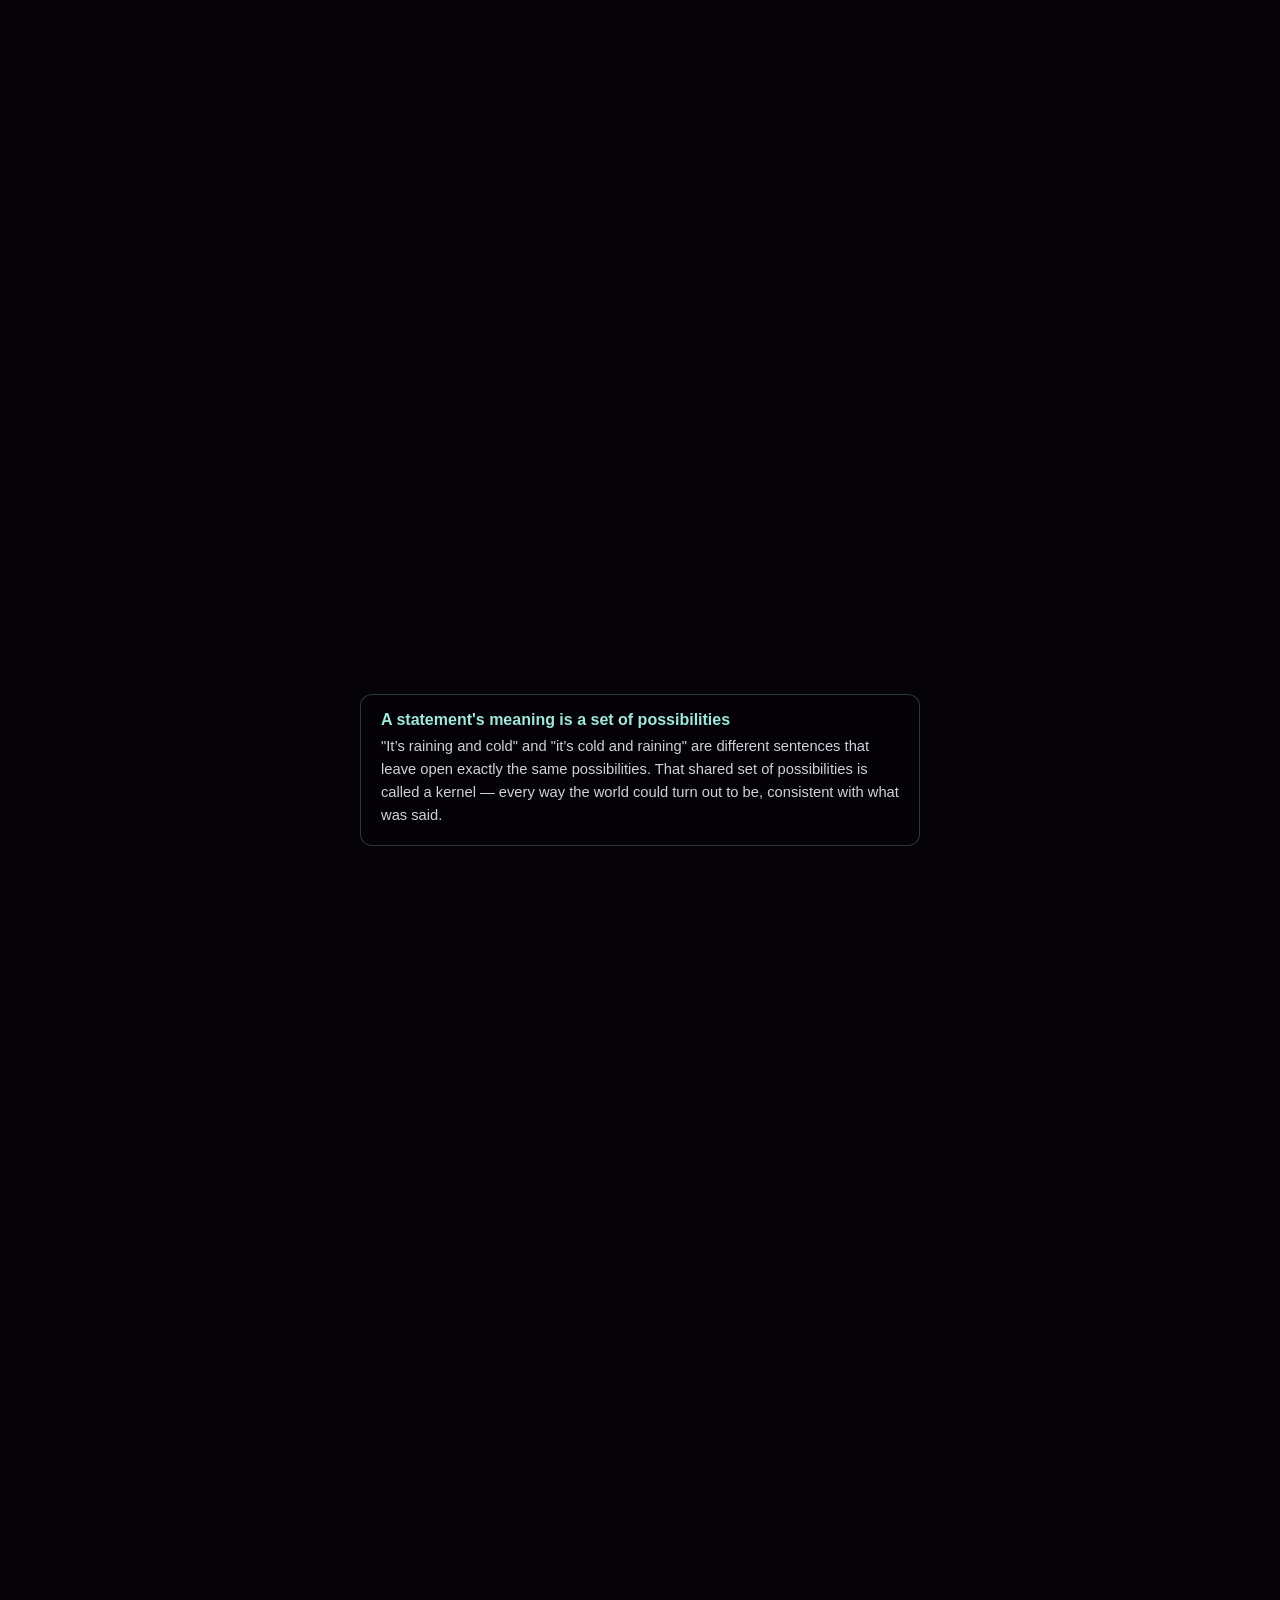
<file: no-need-to-know/index.html>
<!DOCTYPE html>
<html lang="en">
<head>
<meta charset="UTF-8">
<meta name="viewport" content="width=device-width, initial-scale=1.0">
<title>No Need to Know</title>
<link rel="stylesheet" href="style.css">
</head>
<body>

<!-- Tall scroll track: its height (minus one viewport) is the scrub range.
     The pinned inner div sticks to the top of the viewport while the user
     scrolls through it, driving t = 0..1 for the canvas animation. A
     legend card is overlaid on the graphic and its heading/body text is
     swapped by script.js as t crosses each chapter boundary -- NYT-style
     captions that progress alongside the pinned graphic, rather than one
     block of prose parked after it. -->
<div class="scroll-track" id="scrollTrack">
  <div class="pinned">
    <canvas id="scene"></canvas>
    <div class="legend" id="legend">
      <h3 id="legendHeading"></h3>
      <p id="legendBody"></p>
    </div>
  </div>
</div>

<script src="script.js"></script>
</body>
</html>
</file>
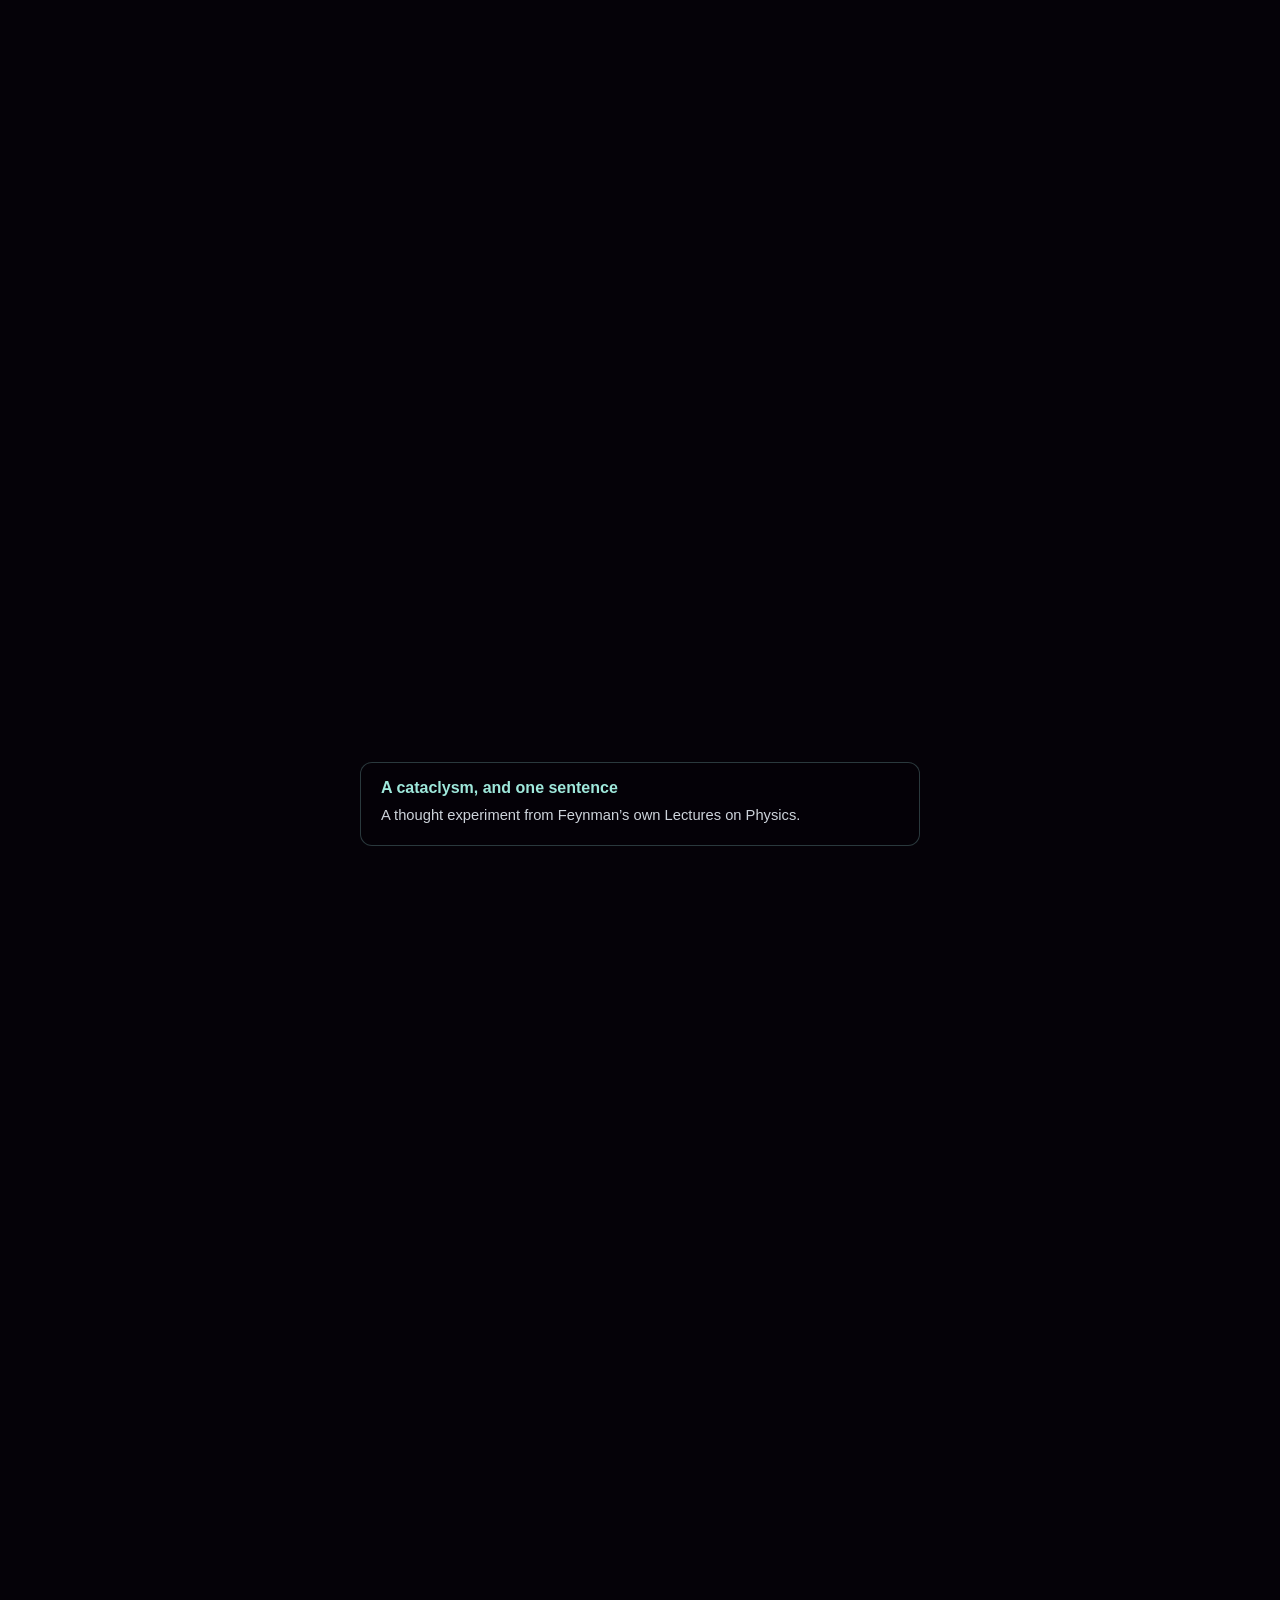
<file: shannon-extension/index.html>
<!DOCTYPE html>
<html lang="en">
<head>
<meta charset="UTF-8">
<meta name="viewport" content="width=device-width, initial-scale=1.0">
<title>Reasoning Amplifies Information</title>
<link rel="stylesheet" href="style.css">
</head>
<body class="piece-shannon-extension">

<!-- Tall scroll track: its height (minus one viewport) is the scrub range.
     The pinned inner div sticks to the top of the viewport while the user
     scrolls through it, driving t = 0..1 for the canvas animation. A
     legend card is overlaid on the graphic and its heading/body text is
     swapped by script.js as t crosses each chapter boundary -- NYT-style
     captions that progress alongside the pinned graphic, rather than one
     block of prose parked after it. -->
<div class="scroll-track" id="scrollTrack">
  <div class="pinned">
    <canvas id="scene"></canvas>
    <!-- The two pipeline diagrams themselves: real vector graphics
         compiled from (recolored) TikZ sources -- see tikz-src/README.md
         -- rather than hand-drawn canvas shapes. script.js positions
         these (matching the canvas's own "board" letterboxing) and
         reveals each with a left-to-right clip-path wipe as t crosses
         its own chapter. -->
    <img id="topRow" class="diagram-row" src="assets/shannon_top_row.svg" alt="" />
    <img id="bottomRow" class="diagram-row" src="assets/shannon_bottom_row.svg" alt="" />
    <div class="legend" id="legend">
      <h3 id="legendHeading"></h3>
      <p id="legendBody"></p>
    </div>
  </div>
</div>

<script src="script.js"></script>
</body>
</html>
</file>
<file: blog-combined/style.css>
:root {
  /* Same dark background every one of the four inlined pieces already
     uses (--bg in each explainer's own style.css) -- the whole article
     now shares it, rather than alternating light prose against dark
     interactive panels, so there's no seam/color-jump at a piece's edge
     regardless of where a scroll happens to land. */
  --bg: #050208;
  --ink: #eef1f4;
  --ink-light: #a7b0bd;
  --accent: #9fe8db;
  --rule: rgba(159, 232, 219, 0.18);
  --content-width: 680px;
}

* {
  box-sizing: border-box;
}

html, body {
  margin: 0;
  padding: 0;
}

/* No scroll-snap here, and no scroll-repositioning script anywhere on this
   page (see script.js's own note). Both were tried, in this file's own
   earlier history, as ways to stop a piece's own pinned graphic from
   settling half on/off screen -- a problem that came entirely from
   embedding each piece in a fixed-height (90vh) <iframe>, shorter than
   its own internal sticky-pinned graphic's full 100vh. Now that each
   piece's own real markup is inlined at its own real height (see
   index.html's own note), that problem doesn't exist to begin with: each
   piece's `.pinned` element (100vh, position: sticky) fills the viewport
   by construction for the entirety of its own scroll-track, the same way
   it already does when that piece is opened standalone. Nothing needs to
   snap or reposition anything. */
html {
  background: var(--bg);
}

body {
  font-family: -apple-system, BlinkMacSystemFont, "Segoe UI", Helvetica, Arial, sans-serif;
  color: var(--ink);
  background: var(--bg);
  line-height: 1.6;
}

/* Reading column shared by the headline, lede, and every framing
   paragraph between pieces -- narrow and centered, the way editorial
   long-form articles are typically set. */
.prose {
  max-width: var(--content-width);
  margin: 0 auto;
  padding: 0 1.5rem;
}

.masthead {
  padding: 4rem 0 1.5rem;
}

h1 {
  font-size: 2.5rem;
  line-height: 1.15;
  margin: 0 0 1rem;
  color: #fff;
}

.subhead {
  font-size: 1.25rem;
  color: var(--ink-light);
  line-height: 1.5;
  margin: 0;
}

.lede p {
  font-size: 1.15rem;
}

.prose p {
  margin: 0 0 1.4rem;
  font-size: 1.08rem;
}

.prose a {
  color: var(--accent);
  text-decoration-color: var(--rule);
  text-underline-offset: 2px;
}

.prose a:hover {
  text-decoration-color: currentColor;
}

h2 {
  font-size: 1.6rem;
  margin: 0 0 1rem;
  padding-top: 2.5rem;
  border-top: 1px solid var(--rule);
  color: var(--accent);
}

.closing {
  padding-bottom: 5rem;
}

/* Each inlined piece breaks out of the reading column to full viewport
   width -- the only thing this page's own CSS needs to say about a
   piece-block at all. Everything else (the sticky-pinned graphic, the
   scroll-track's own 600vh/1200vh height, the legend card, the game
   controls in "Less is More") is governed entirely by that piece's own
   style.css (linked in <head>, prefixed .piece-<name> so it only ever
   matches inside that piece's own section here). */
.piece-block {
  margin: 2.5rem calc(50% - 50vw) 2.5rem;
  width: 100vw;
  background: var(--bg);
}

@media (max-width: 480px) {
  .masthead {
    padding: 2.5rem 0 1rem;
  }

  h1 {
    font-size: 1.9rem;
  }

  .subhead {
    font-size: 1.05rem;
  }

  h2 {
    font-size: 1.35rem;
  }
}
</file>
<file: shannon-extension/style.css>
:root {
  --bg: #050208;
}

.piece-shannon-extension * {
  box-sizing: border-box;
}

html, body {
  margin: 0;
  padding: 0;
  background: var(--bg);
}

/* The scrub range. Height is large relative to the viewport so that a full
   pass through all chapters corresponds to a comfortable amount of scroll
   travel. The piece ends on the resting frame, holding there. */
.piece-shannon-extension .scroll-track {
  position: relative;
  height: 600vh;
  background: var(--bg);
}

.piece-shannon-extension .pinned {
  position: sticky;
  top: 0;
  height: 100vh;
  width: 100%;
  overflow: hidden;
  background: var(--bg);
  display: flex;
  align-items: center;
  justify-content: center;
}

.piece-shannon-extension #scene {
  display: block;
  width: 100%;
  height: 100%;
}

/* The two pipeline-diagram SVGs. Positioned/sized in script.js's own
   resize() (matching the canvas's "board" letterboxing), not here --
   these base rules just establish the positioning context and the
   left-to-right reveal mechanics (clip-path, set per-frame from t). */
.piece-shannon-extension .diagram-row {
  position: absolute;
  top: 0;
  left: 0;
  pointer-events: none;
}

/* A caption card overlaid on the pinned graphic, near the bottom of the
   viewport. Its heading/body text is swapped by script.js as t crosses
   each chapter boundary, so the explanation progresses alongside the
   graphic instead of arriving as one block of prose parked after it. */
.piece-shannon-extension .legend {
  position: absolute;
  left: 50%;
  bottom: 6%;
  transform: translateX(-50%);
  width: min(560px, 86vw);
  background: rgba(5, 2, 8, 0.78);
  border: 1px solid rgba(184, 255, 250, 0.22);
  border-radius: 12px;
  padding: 1rem 1.25rem 1.15rem;
  pointer-events: none;
  font-family: -apple-system, BlinkMacSystemFont, "Segoe UI", Helvetica, Arial, sans-serif;
}

.piece-shannon-extension .legend h3 {
  color: #9fe8db;
  font-size: 1rem;
  font-weight: 600;
  margin: 0 0 0.4rem;
}

.piece-shannon-extension .legend p {
  color: #cdd3da;
  font-size: 0.92rem;
  line-height: 1.55;
  margin: 0;
}
</file>
<file: entailment/style.css>
:root {
  --bg: #050208;
}

.piece-entailment * {
  box-sizing: border-box;
}

html, body {
  margin: 0;
  padding: 0;
  background: var(--bg);
}

/* The scrub range. Height is large relative to the viewport so that a full
   pass through all chapters corresponds to a comfortable amount of scroll
   travel. The piece ends on the resting frame, holding there. */
.piece-entailment .scroll-track {
  position: relative;
  height: 600vh;
  background: var(--bg);
}

.piece-entailment .pinned {
  position: sticky;
  top: 0;
  height: 100vh;
  width: 100%;
  overflow: hidden;
  background: var(--bg);
  display: flex;
  align-items: center;
  justify-content: center;
}

.piece-entailment #scene {
  display: block;
  width: 100%;
  height: 100%;
}

/* A caption card overlaid on the pinned graphic, near the bottom of the
   viewport. Its heading/body text is swapped by script.js as t crosses
   each chapter boundary, so the explanation progresses alongside the
   graphic instead of arriving as one block of text after it. */
.piece-entailment .legend {
  position: absolute;
  left: 50%;
  bottom: 6%;
  transform: translateX(-50%);
  width: min(560px, 86vw);
  background: rgba(5, 2, 8, 0.78);
  border: 1px solid rgba(184, 255, 250, 0.22);
  border-radius: 12px;
  padding: 1rem 1.25rem 1.15rem;
  pointer-events: none;
  font-family: -apple-system, BlinkMacSystemFont, "Segoe UI", Helvetica, Arial, sans-serif;
}

.piece-entailment .legend h3 {
  color: #9fe8db;
  font-size: 1rem;
  font-weight: 600;
  margin: 0 0 0.4rem;
}

.piece-entailment .legend p {
  color: #cdd3da;
  font-size: 0.92rem;
  line-height: 1.55;
  margin: 0;
}
</file>
<file: no-need-to-know/style.css>
:root {
  --bg: #050208;
}

* {
  box-sizing: border-box;
}

html, body {
  margin: 0;
  padding: 0;
  background: var(--bg);
}

/* The scrub range. Height is large relative to the viewport so that a full
   pass through all chapters corresponds to a comfortable amount of scroll
   travel. The piece ends on the resting frame, holding there. */
.scroll-track {
  position: relative;
  height: 600vh;
  background: var(--bg);
}

.pinned {
  position: sticky;
  top: 0;
  height: 100vh;
  width: 100%;
  overflow: hidden;
  background: var(--bg);
  display: flex;
  align-items: center;
  justify-content: center;
}

#scene {
  display: block;
  width: 100%;
  height: 100%;
}

/* A caption card overlaid on the pinned graphic, near the bottom of the
   viewport. Its heading/body text is swapped by script.js as t crosses
   each chapter boundary, so the explanation progresses alongside the
   graphic instead of arriving as one block of text after it. */
.legend {
  position: absolute;
  left: 50%;
  bottom: 6%;
  transform: translateX(-50%);
  width: min(560px, 86vw);
  background: rgba(5, 2, 8, 0.78);
  border: 1px solid rgba(184, 255, 250, 0.22);
  border-radius: 12px;
  padding: 1rem 1.25rem 1.15rem;
  pointer-events: none;
  font-family: -apple-system, BlinkMacSystemFont, "Segoe UI", Helvetica, Arial, sans-serif;
}

.legend h3 {
  color: #9fe8db;
  font-size: 1rem;
  font-weight: 600;
  margin: 0 0 0.4rem;
}

.legend p {
  color: #cdd3da;
  font-size: 0.92rem;
  line-height: 1.55;
  margin: 0;
}
</file>
<file: less-is-more/style.css>
:root {
  --bg: #050208;
}

.piece-less-is-more * {
  box-sizing: border-box;
}

html, body {
  margin: 0;
  padding: 0;
  background: var(--bg);
}

/* The scrub range. Height is large relative to the viewport so that a full
   pass through all chapters corresponds to a comfortable amount of scroll
   travel. 1200vh, not the original 600vh: phase 2 ("Guess the Door") added
   a second half past the original ending, and LEGACY_END in script.js
   (5/11) was solved so that the *original* content still gets exactly the
   600vh-equivalent scroll range it was tuned and verified against
   (1200vh - 100vh viewport) * 5/11 = 500vh, matching the old track's own
   effective (600vh - 100vh) scroll range exactly -- see script.js's own
   note on LEGACY_END for why this matters (every hand-tuned margin and
   boost-window offset in phase 1 assumes this same scroll-pixel budget;
   changing it without also rescaling every one of those offsets would
   silently speed up or slow down all of phase 1's own pacing). Grown once
   already (from 1000vh) specifically to widen the gap between "Play,
   blind" arriving and the geometric reveal starting, after the first,
   narrower gap turned out easy to scroll past accidentally -- see
   CHG.tetraStart's own note. The piece now ends on a *new* resting frame
   -- the tetrahedron reveal's own closing card -- past that point. */
.piece-less-is-more .scroll-track {
  position: relative;
  height: 1200vh;
  background: var(--bg);
}

.piece-less-is-more .pinned {
  position: sticky;
  top: 0;
  height: 100vh;
  width: 100%;
  overflow: hidden;
  background: var(--bg);
  display: flex;
  align-items: center;
  justify-content: center;
}

.piece-less-is-more #scene {
  display: block;
  width: 100%;
  height: 100%;
}

/* An invisible, precisely-positioned/sized circular hit target, placed
   and sized by script.js (layoutTetraGrabZone) to sit exactly over the
   tetrahedron reveal's own rendered shape once it's draggable --
   touch-action: none, permanently, on *this* element only, never on
   #scene itself.
   Three earlier approaches lived directly on #scene instead, each
   reverted after a real failure on an actual device:
   1. A static `touch-action: pan-y` on #scene -- real fingers are never
      perfectly axis-aligned, so a real "mostly sideways" drag kept
      getting swallowed into a native scroll.
   2. A direction-based axis lock in JS -- still unreliable; direction is
      an inherently noisy signal to infer intent from.
   3. Deciding intent by location, but still toggling *#scene's own*
      touch-action dynamically ("none" only while active) and hand-
      rolling a manual scroll replay (window.scrollBy) for every
      off-shape gesture, since native scrolling was switched off for the
      *entire* canvas, not just the shape -- workable, but the manual
      replay is a noticeably worse approximation of scrolling than the
      real thing (no momentum, no elastic bounce, 1:1 tracking only),
      and *still* fragile to real browsers occasionally mishandling a
      touch-action change on an in-progress touch, however carefully
      timed -- reported directly as heavy flicker trying to scroll back
      out of the tetrahedron card.
   Splitting the shape's own hit-region out as a genuinely separate DOM
   element sidesteps both problems at once: this element's own
   touch-action never has to change, ever (it's simply not present/
   hit-testable via `hidden` outside the draggable window, which is a
   completely different, much safer kind of change than mutating
   touch-action on a live touch's own target), and #scene's touch-action
   is never touched at all, anywhere, so every other gesture on the page
   -- including everywhere else on the canvas outside this one small
   circle -- gets 100% ordinary native scrolling, momentum and all, with
   zero custom code standing in for it. */
.piece-less-is-more .tetra-grab-zone {
  position: absolute;
  border-radius: 50%;
  touch-action: none;
}

.piece-less-is-more .tetra-grab-zone[hidden] {
  display: none;
}

/* The legend card and the game's own button row, stacked as one bottom-
   anchored flex column (see index.html's own note): whichever of the
   two is actually visible, the stack's bottom edge always lands at the
   same 6% from the viewport bottom, and a visible button row simply
   grows the stack upward, directly above the legend, instead of being
   positioned independently of the legend's own (variable) height. */
.piece-less-is-more .bottom-stack {
  position: absolute;
  left: 50%;
  bottom: 6%;
  transform: translateX(-50%);
  display: flex;
  flex-direction: column;
  align-items: center;
  gap: 0.6rem;
  width: min(560px, 86vw);
}

/* A caption card overlaid on the pinned graphic, near the bottom of the
   viewport. Its heading/body text is swapped by script.js as t crosses
   each chapter boundary, so the explanation progresses alongside the
   graphic instead of arriving as one block of text after it. */
.piece-less-is-more .legend {
  width: 100%;
  background: rgba(5, 2, 8, 0.78);
  border: 1px solid rgba(184, 255, 250, 0.22);
  border-radius: 12px;
  padding: 1rem 1.25rem 1.15rem;
  pointer-events: none;
  font-family: -apple-system, BlinkMacSystemFont, "Segoe UI", Helvetica, Arial, sans-serif;
}

.piece-less-is-more .legend h3 {
  color: #9fe8db;
  font-size: 1rem;
  font-weight: 600;
  margin: 0 0 0.4rem;
}

.piece-less-is-more .legend p {
  color: #cdd3da;
  font-size: 0.92rem;
  line-height: 1.55;
  margin: 0;
}

/* "Guess the Door" game controls -- the only clickable DOM this piece
   adds. Same horizontal width as the legend card (see .bottom-stack
   above), and deliberately plain: a dark, translucent pill matching the
   legend card's own border/background treatment rather than introducing
   a new visual language of its own. Unlike .legend (pointer-events:
   none, a pure caption overlay), these need pointer-events: auto to
   actually be clickable. */
/* `position: relative` makes this a positioning context for
   #gameRevealBtn (see below and index.html's own note) -- everything
   else here (the `display: flex` row) is only ever "Open selected" or
   "Play again," never both, so a plain centered row is all that
   needs to be. */
.piece-less-is-more .game-controls {
  position: relative;
  display: flex;
  justify-content: center;
  width: 100%;
  font-family: -apple-system, BlinkMacSystemFont, "Segoe UI", Helvetica, Arial, sans-serif;
}

/* Without this, the unconditional `display: flex` above outranks the
   browser's own default `[hidden] { display: none }` rule (an author
   class selector beats a UA-stylesheet attribute selector), so setting
   the `hidden` property from script.js would do nothing and the button
   row would stay visible the entire time -- caught by screenshotting the
   very first frame, where it visibly sat on top of the legend body text
   long before the game becomes interactive. */
.piece-less-is-more .game-controls[hidden] {
  display: none;
}

/* Deliberately taken *out* of .game-controls's own flex flow entirely
   -- see index.html's own note for why floating this, rather than
   giving it any kind of normal-flow slot (shared row or a row of its
   own), is what's actually needed: anything that's part of the flow
   changes that flow's own total size the moment it appears, which
   perturbs "Open selected"/"Play again"'s own position one way or
   another. `bottom: 100%` anchors this button's own bottom edge to
   .game-controls's own top edge, i.e. directly above the primary
   button row, growing further upward from there as needed -- never
   downward into the legend card directly below. */
.piece-less-is-more #gameRevealBtn {
  position: absolute;
  bottom: 100%;
  left: 50%;
  transform: translateX(-50%);
  margin-bottom: 0.6rem;
}

.piece-less-is-more .game-btn {
  pointer-events: auto;
  cursor: pointer;
  background: rgba(5, 2, 8, 0.78);
  border: 1px solid rgba(184, 255, 250, 0.35);
  border-radius: 8px;
  color: #cdd3da;
  font-family: inherit;
  font-size: 0.88rem;
  padding: 0.5rem 0.9rem;
  transition: background 0.15s ease, border-color 0.15s ease;
}

.piece-less-is-more .game-btn:hover:not(:disabled) {
  background: rgba(184, 255, 250, 0.12);
  border-color: rgba(184, 255, 250, 0.6);
}

.piece-less-is-more .game-btn:disabled {
  opacity: 0.4;
  cursor: default;
}

.piece-less-is-more .game-btn-primary {
  color: #9fe8db;
  border-color: rgba(184, 255, 250, 0.55);
}

/* #gameOpenBtn and #gameNewRoundBtn are mutually exclusive -- exactly
   one hidden at all times (see script.js's own syncGameControls) --
   sharing their own isolated `.game-controls-row` (see index.html's
   own note on why that row is kept separate from "Reveal the cheat
   sheet"'s), and meant to occupy the *exact same* on-screen slot when
   swapped, so the mouse is already positioned over "Play again" the
   instant a round resolves. `justify-content: center` on that shared
   row means that only holds if the two buttons are themselves the same
   width -- "Play again" is shorter text than "Open selected," and
   without this, swapping one for the other re-centered the row and
   shifted the visible button sideways by several dozen px, measured
   directly, not just eyeballed. 132px is "Open selected"'s own natural
   width (measured at this font-size), rounded up slightly. */
.piece-less-is-more #gameOpenBtn,
.piece-less-is-more #gameNewRoundBtn {
  min-width: 132px;
}
</file>
<file: incorrect-information/style.css>
:root {
  --bg: #050208;
}

.piece-incorrect-information * {
  box-sizing: border-box;
}

html, body {
  margin: 0;
  padding: 0;
  background: var(--bg);
}

/* The scrub range. Height is large relative to the viewport so that a full
   pass through all chapters corresponds to a comfortable amount of scroll
   travel. The piece ends on the resting frame, holding there. */
.piece-incorrect-information .scroll-track {
  position: relative;
  height: 600vh;
  background: var(--bg);
}

.piece-incorrect-information .pinned {
  position: sticky;
  top: 0;
  height: 100vh;
  width: 100%;
  overflow: hidden;
  background: var(--bg);
  display: flex;
  align-items: center;
  justify-content: center;
}

.piece-incorrect-information #scene {
  display: block;
  width: 100%;
  height: 100%;
}

/* A caption card overlaid on the pinned graphic, near the bottom of the
   viewport. Its heading/body text is swapped by script.js as t crosses
   each chapter boundary, so the explanation progresses alongside the
   graphic instead of arriving as one block of text after it. */
.piece-incorrect-information .legend {
  position: absolute;
  left: 50%;
  bottom: 6%;
  transform: translateX(-50%);
  width: min(560px, 86vw);
  background: rgba(5, 2, 8, 0.78);
  border: 1px solid rgba(184, 255, 250, 0.22);
  border-radius: 12px;
  padding: 1rem 1.25rem 1.15rem;
  pointer-events: none;
  font-family: -apple-system, BlinkMacSystemFont, "Segoe UI", Helvetica, Arial, sans-serif;
}

.piece-incorrect-information .legend h3 {
  color: #9fe8db;
  font-size: 1rem;
  font-weight: 600;
  margin: 0 0 0.4rem;
}

.piece-incorrect-information .legend p {
  color: #cdd3da;
  font-size: 0.92rem;
  line-height: 1.55;
  margin: 0;
}
</file>
